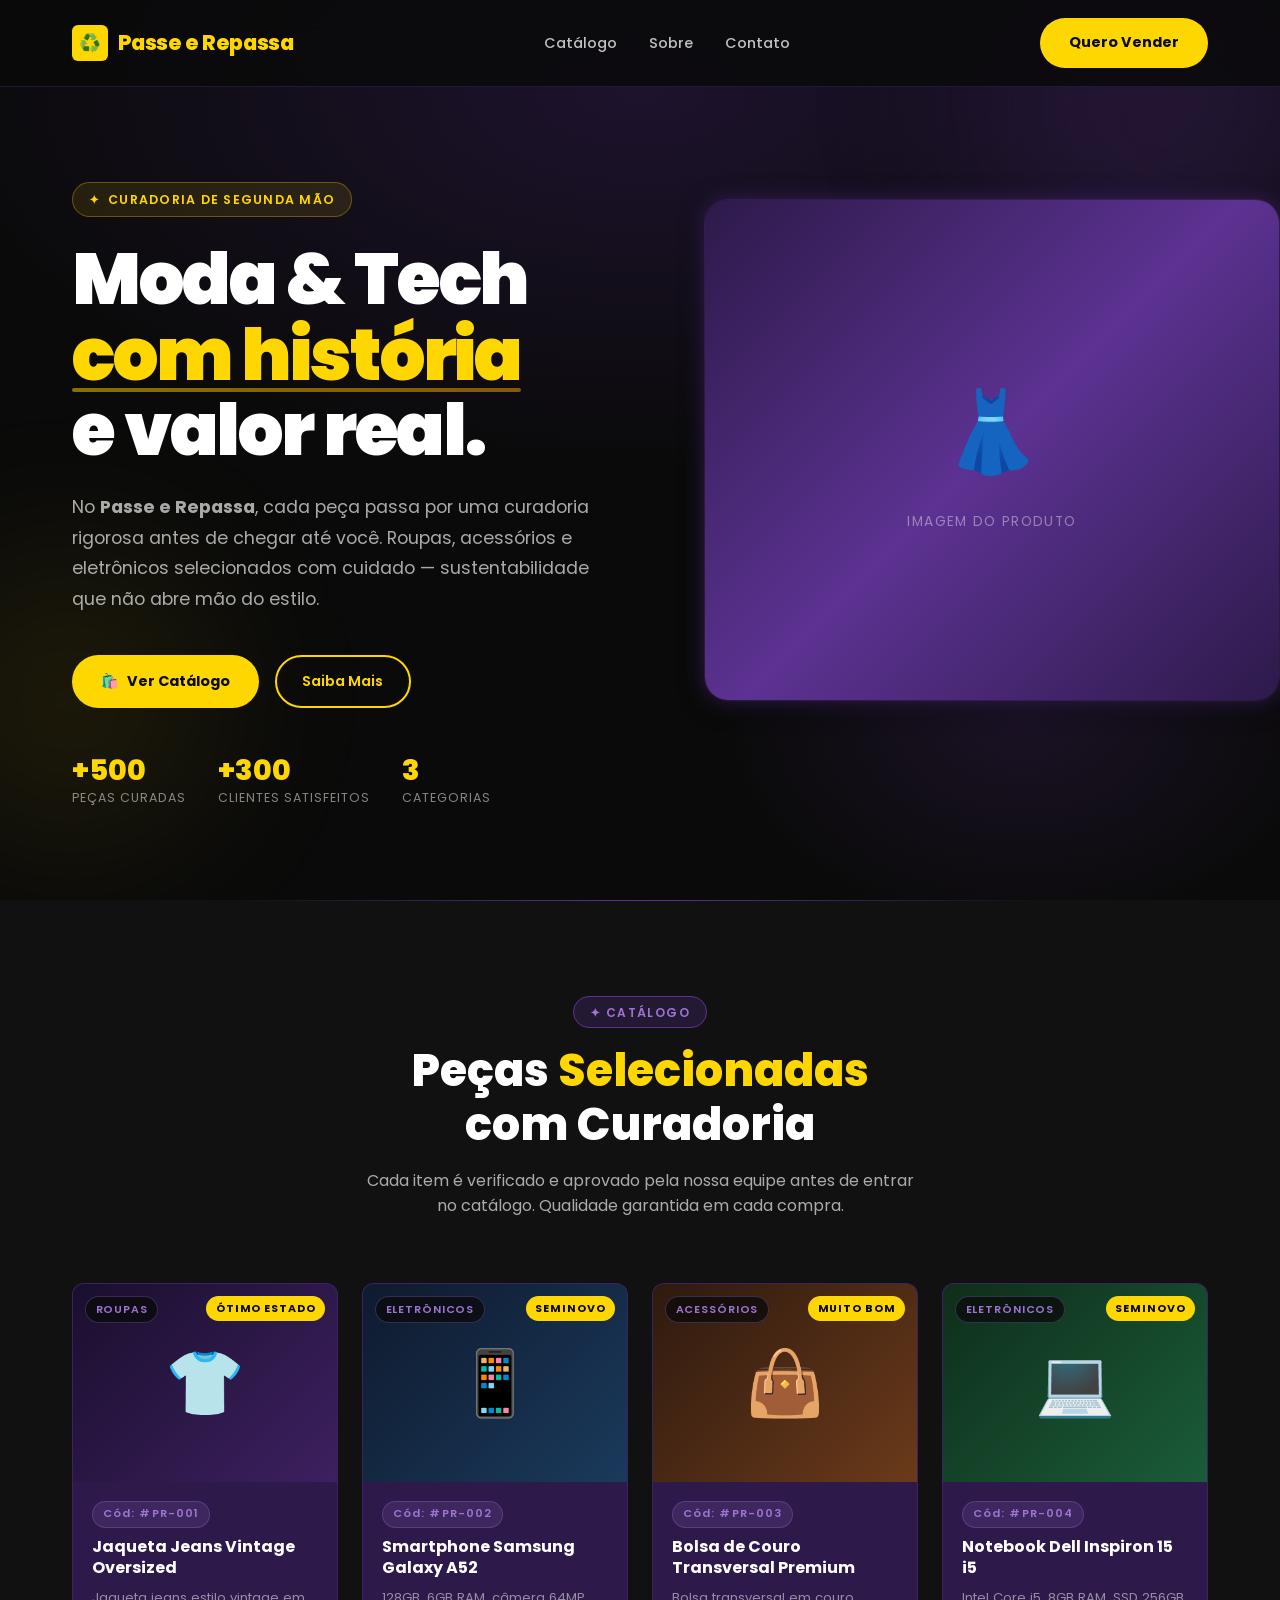
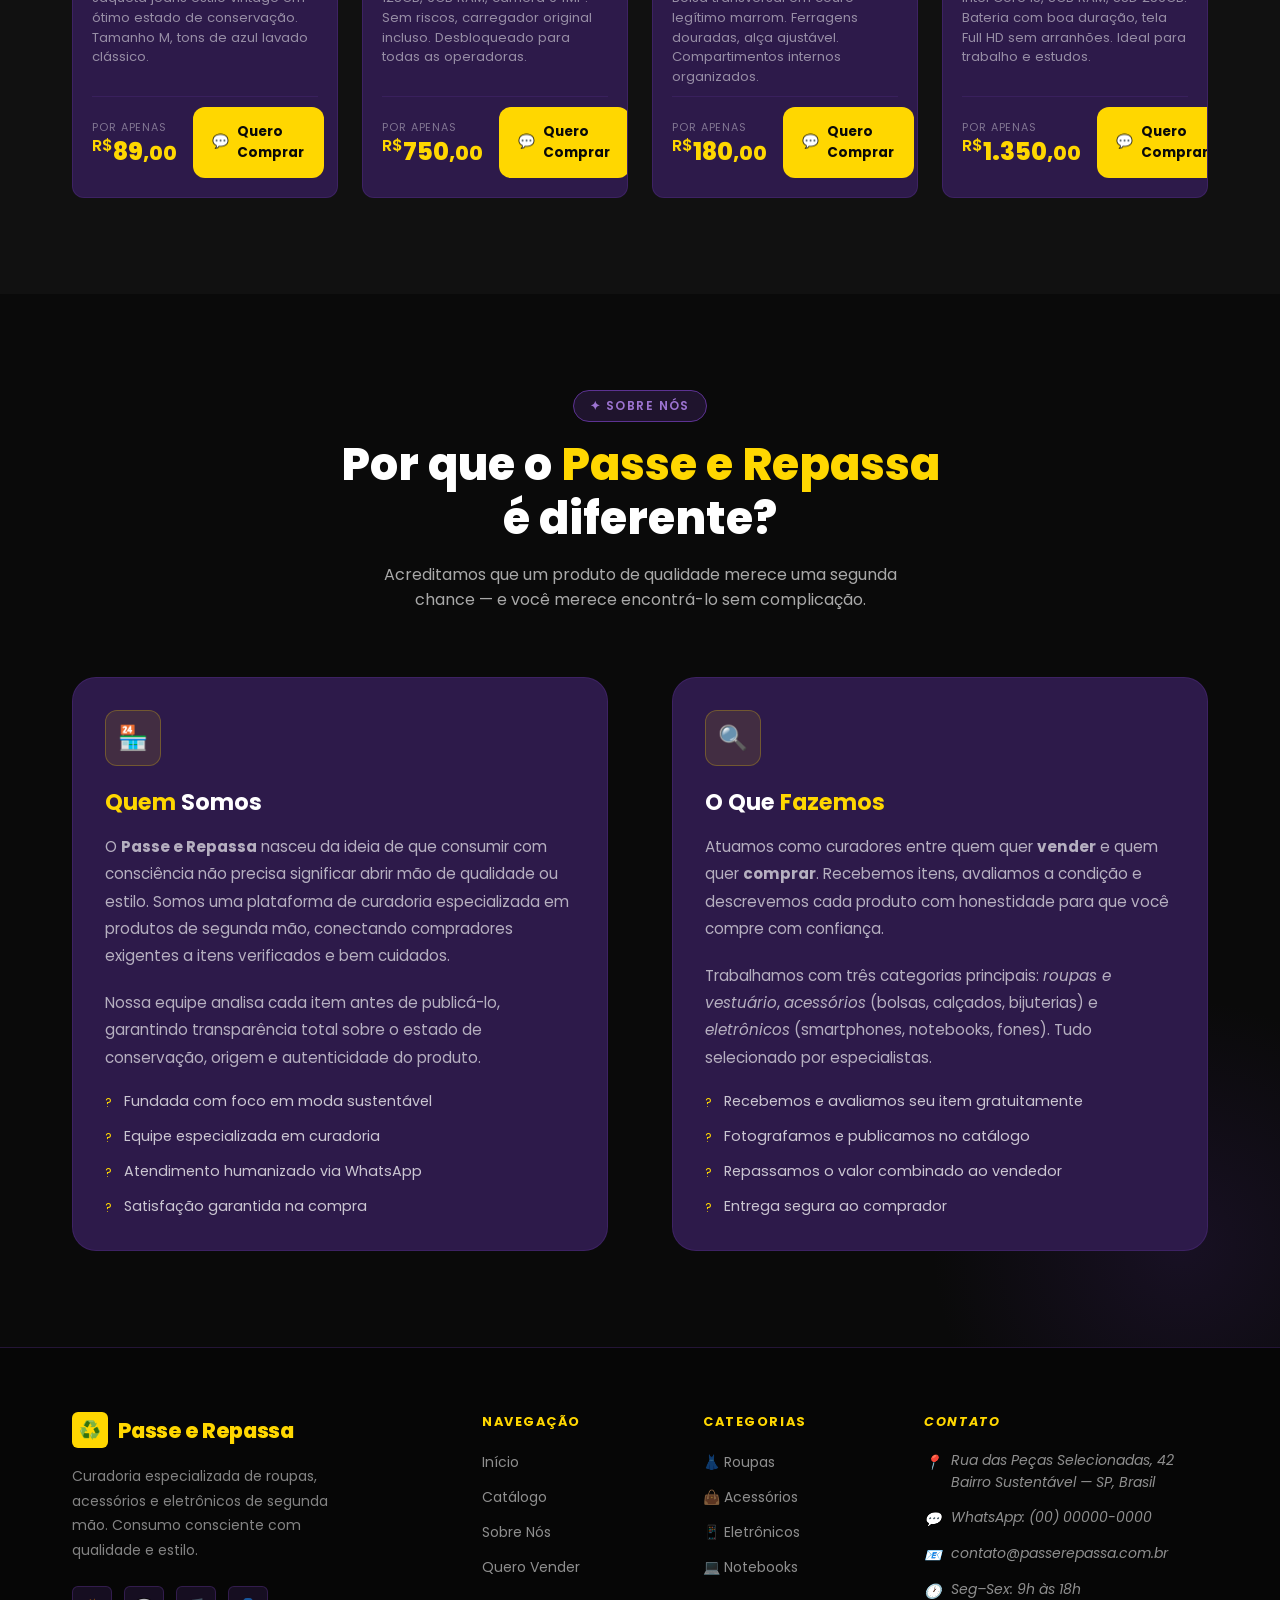
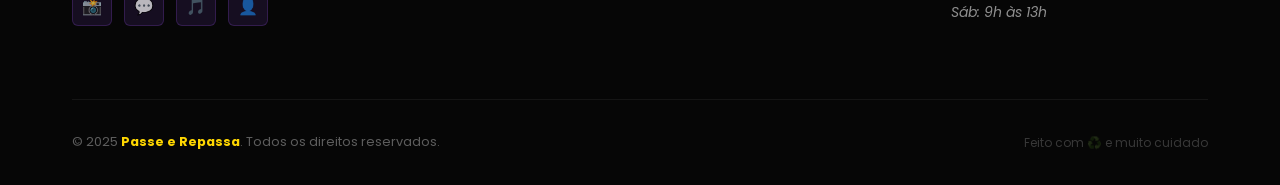
<file: index.html>
<!DOCTYPE html>
<html lang="pt-BR">
<head>
  <!-- ─────────────────────────────────────────
       META TAGS & SEO
       ───────────────────────────────────────── -->
  <meta charset="UTF-8" />
  <meta name="viewport" content="width=device-width, initial-scale=1.0" />
  <meta name="description" content="Passe e Repassa — curadoria especializada de roupas, acessórios e eletrônicos de segunda mão. Encontre peças únicas com qualidade garantida." />
  <meta name="keywords" content="segunda mão, brechó, curadoria, roupas usadas, eletrônicos usados, acessórios, sustentabilidade" />
  <meta name="author" content="Passe e Repassa" />

  <!-- Open Graph (compartilhamento em redes sociais) -->
  <meta property="og:title" content="Passe e Repassa — Curadoria de Segunda Mão" />
  <meta property="og:description" content="Roupas, acessórios e eletrônicos selecionados com cuidado para você." />
  <meta property="og:type" content="website" />

  <title>Passe e Repassa — Curadoria de Segunda Mão</title>

  <!-- Favicon inline (emoji, sem arquivo externo necessário) -->
  <link rel="icon" href="data:image/svg+xml,<svg xmlns='http://www.w3.org/2000/svg' viewBox='0 0 100 100'><text y='.9em' font-size='90'>♻️</text></svg>" />

  <!-- Stylesheet principal -->
  <link rel="stylesheet" href="style.css" />
</head>

<body>

  <!-- ══════════════════════════════════════════
       HEADER / NAVBAR
       Fixo no topo. Contém: logo, links de
       navegação e botão "Quero Vender".
       Menu mobile controlado por JS no final.
       ══════════════════════════════════════════ -->
  <header id="header" role="banner">
    <nav class="navbar container" aria-label="Navegação principal">

      <!-- Logo -->
      <a href="#hero" class="navbar__logo" aria-label="Ir para o início">
        <span class="navbar__logo-icon" aria-hidden="true">♻️</span>
        <span>Passe e <span>Repassa</span></span>
      </a>

      <!-- Links de navegação (desktop) -->
      <ul class="navbar__links" role="list">
        <li><a href="#catalogo" id="nav-catalogo">Catálogo</a></li>
        <li><a href="#sobre"    id="nav-sobre">Sobre</a></li>
        <li><a href="#contato"  id="nav-contato">Contato</a></li>
      </ul>

      <!-- Ações: botão CTA + hamburguer (mobile) -->
      <div class="navbar__actions">
        <!-- Botão "Quero Vender" — link para WhatsApp futuramente -->
        <a
          href="https://wa.me/5500000000000?text=Olá!%20Quero%20vender%20um%20item."
          target="_blank"
          rel="noopener noreferrer"
          class="btn-primary"
          id="btn-quero-vender"
          aria-label="Quero vender um item via WhatsApp"
        >
          Quero Vender
        </a>

        <!-- Botão hamburguer (visível apenas no mobile) -->
        <button
          class="navbar__hamburger"
          id="hamburger-btn"
          aria-label="Abrir menu de navegação"
          aria-expanded="false"
          aria-controls="mobile-menu"
        >
          <span></span>
          <span></span>
          <span></span>
        </button>
      </div>
    </nav>

    <!-- Menu mobile expansível -->
    <nav
      class="navbar__mobile-menu container"
      id="mobile-menu"
      aria-label="Menu mobile"
      aria-hidden="true"
    >
      <ul role="list">
        <li><a href="#catalogo" class="mobile-nav-link">Catálogo</a></li>
        <li><a href="#sobre"    class="mobile-nav-link">Sobre</a></li>
        <li><a href="#contato"  class="mobile-nav-link">Contato</a></li>
      </ul>
    </nav>
  </header>


  <!-- ══════════════════════════════════════════
       MAIN — conteúdo principal da página
       ══════════════════════════════════════════ -->
  <main id="main-content">

    <!-- ──────────────────────────────────────
         SEÇÃO 1 — HERO
         Título de impacto, subtítulo e CTA.
         ────────────────────────────────────── -->
    <section id="hero" aria-labelledby="hero-title">

      <!-- Fundo decorativo (não interativo) -->
      <div class="hero__bg" aria-hidden="true"></div>
      <div class="hero__orb hero__orb--1" aria-hidden="true"></div>
      <div class="hero__orb hero__orb--2" aria-hidden="true"></div>

      <!-- Conteúdo principal do hero -->
      <div class="container">
        <div class="hero__content">

          <!-- Eyebrow / pré-título -->
          <p class="hero__eyebrow" aria-label="Curadoria de segunda mão">
            <span aria-hidden="true">✦</span>
            Curadoria de Segunda Mão
          </p>

          <!-- Título principal (H1 — único na página) -->
          <h1 class="hero__title" id="hero-title">
            Moda &amp; Tech<br />
            <span class="highlight">com história</span><br />
            e valor real.
          </h1>

          <!-- Subtítulo explicando o modelo de curadoria -->
          <p class="hero__subtitle">
            No <strong>Passe e Repassa</strong>, cada peça passa por uma curadoria
            rigorosa antes de chegar até você. Roupas, acessórios e eletrônicos
            selecionados com cuidado — sustentabilidade que não abre mão do estilo.
          </p>

          <!-- Call to Action -->
          <div class="hero__cta">
            <a href="#catalogo" class="btn-primary" id="btn-hero-catalogo">
              <span aria-hidden="true">🛍️</span>
              Ver Catálogo
            </a>
            <a href="#sobre" class="btn-outline" id="btn-hero-saiba-mais">
              Saiba Mais
            </a>
          </div>

          <!-- Estatísticas rápidas -->
          <div class="hero__stats" aria-label="Números do Passe e Repassa">
            <div class="hero__stat-item">
              <span class="hero__stat-number">+500</span>
              <span class="hero__stat-label">Peças Curadas</span>
            </div>
            <div class="hero__stat-item">
              <span class="hero__stat-number">+300</span>
              <span class="hero__stat-label">Clientes Satisfeitos</span>
            </div>
            <div class="hero__stat-item">
              <span class="hero__stat-number">3</span>
              <span class="hero__stat-label">Categorias</span>
            </div>
          </div>
        </div>
      </div>

      <!-- Imagem decorativa (lado direito, visível em desktop) -->
      <div class="hero__visual" aria-hidden="true">
        <div class="hero__image-frame">
          <!-- Placeholder visual enquanto imagem real não é inserida -->
          <div style="
            width: 100%;
            height: 500px;
            background: linear-gradient(135deg, #2D1A4A 0%, #5C3292 50%, #2D1A4A 100%);
            display: flex;
            flex-direction: column;
            align-items: center;
            justify-content: center;
            gap: 1rem;
          ">
            <span style="font-size: 5rem;">👗</span>
            <span style="color: rgba(255,255,255,0.4); font-size: 0.85rem; letter-spacing: 0.1em; text-transform: uppercase;">Imagem do Produto</span>
          </div>
        </div>
      </div>
    </section>


    <!-- ──────────────────────────────────────
         SEÇÃO 2 — CATÁLOGO DE PRODUTOS
         Grid de 4 cards com informações completas.
         O botão "Quero Comprar" será linkado ao
         WhatsApp futuramente (href="#").
         ────────────────────────────────────── -->
    <section id="catalogo" aria-labelledby="catalogo-title">
      <div class="container">

        <!-- Cabeçalho da seção -->
        <header class="catalogo__header">
          <p class="section-badge" aria-label="Seção de catálogo">✦ Catálogo</p>
          <h2 class="section-title" id="catalogo-title">
            Peças <span>Selecionadas</span><br />
            com Curadoria
          </h2>
          <p class="section-subtitle">
            Cada item é verificado e aprovado pela nossa equipe antes de entrar no catálogo.
            Qualidade garantida em cada compra.
          </p>
        </header>

        <!-- Grid de produtos -->
        <div class="catalogo__grid" role="list" aria-label="Produtos disponíveis">

          <!-- ── CARD 1 — Jaqueta Vintage ── -->
          <article class="product-card" role="listitem" aria-label="Produto: Jaqueta Jeans Vintage">
            <!-- Imagem do produto -->
            <div class="product-card__image-wrap">
              <!-- Placeholder — substitua src pela URL da imagem real -->
              <div style="
                width: 100%; height: 100%;
                background: linear-gradient(135deg, #1a0f2e 0%, #3d2060 100%);
                display: flex; align-items: center; justify-content: center;
                font-size: 4rem;
              " role="img" aria-label="Jaqueta Jeans Vintage">👕</div>
              <!-- Badge de categoria -->
              <span class="product-card__category" aria-label="Categoria: Roupas">Roupas</span>
              <!-- Badge de condição -->
              <span class="product-card__condition" aria-label="Condição: Ótimo estado">Ótimo estado</span>
            </div>

            <!-- Informações do produto -->
            <div class="product-card__body">
              <!-- Código de identificação -->
              <span class="product-card__code" aria-label="Código do produto PR-001">Cód: #PR-001</span>
              <!-- Título -->
              <h3 class="product-card__title">Jaqueta Jeans Vintage Oversized</h3>
              <!-- Descrição curta -->
              <p class="product-card__desc">
                Jaqueta jeans estilo vintage em ótimo estado de conservação.
                Tamanho M, tons de azul lavado clássico.
              </p>

              <!-- Preço e botão -->
              <div class="product-card__footer">
                <div class="product-card__price">
                  <span class="product-card__price-label">Por apenas</span>
                  <span class="product-card__price-value" aria-label="R$ 89,00">
                    <span class="currency">R$</span>89<small>,00</small>
                  </span>
                </div>
                <!-- Link futuro para WhatsApp: substitua href pela URL com mensagem pré-preenchida -->
                <a
                  href="https://wa.me/5500000000000?text=Olá!%20Tenho%20interesse%20no%20item%20%23PR-001%20(Jaqueta%20Jeans%20Vintage)."
                  target="_blank"
                  rel="noopener noreferrer"
                  class="btn-whatsapp"
                  id="btn-comprar-pr001"
                  aria-label="Quero comprar a Jaqueta Jeans Vintage via WhatsApp"
                >
                  <span aria-hidden="true">💬</span> Quero Comprar
                </a>
              </div>
            </div>
          </article>


          <!-- ── CARD 2 — Smartphone ── -->
          <article class="product-card" role="listitem" aria-label="Produto: Smartphone Samsung Galaxy A52">
            <div class="product-card__image-wrap">
              <div style="
                width: 100%; height: 100%;
                background: linear-gradient(135deg, #0f1a2e 0%, #1a3a5c 100%);
                display: flex; align-items: center; justify-content: center;
                font-size: 4rem;
              " role="img" aria-label="Smartphone Samsung Galaxy A52">📱</div>
              <span class="product-card__category" aria-label="Categoria: Eletrônicos">Eletrônicos</span>
              <span class="product-card__condition" aria-label="Condição: Seminovo">Seminovo</span>
            </div>

            <div class="product-card__body">
              <span class="product-card__code" aria-label="Código do produto PR-002">Cód: #PR-002</span>
              <h3 class="product-card__title">Smartphone Samsung Galaxy A52</h3>
              <p class="product-card__desc">
                128GB, 6GB RAM, câmera 64MP. Sem riscos, carregador original incluso.
                Desbloqueado para todas as operadoras.
              </p>

              <div class="product-card__footer">
                <div class="product-card__price">
                  <span class="product-card__price-label">Por apenas</span>
                  <span class="product-card__price-value" aria-label="R$ 750,00">
                    <span class="currency">R$</span>750<small>,00</small>
                  </span>
                </div>
                <a
                  href="https://wa.me/5500000000000?text=Olá!%20Tenho%20interesse%20no%20item%20%23PR-002%20(Samsung%20Galaxy%20A52)."
                  target="_blank"
                  rel="noopener noreferrer"
                  class="btn-whatsapp"
                  id="btn-comprar-pr002"
                  aria-label="Quero comprar o Samsung Galaxy A52 via WhatsApp"
                >
                  <span aria-hidden="true">💬</span> Quero Comprar
                </a>
              </div>
            </div>
          </article>


          <!-- ── CARD 3 — Bolsa de Couro ── -->
          <article class="product-card" role="listitem" aria-label="Produto: Bolsa de Couro Transversal">
            <div class="product-card__image-wrap">
              <div style="
                width: 100%; height: 100%;
                background: linear-gradient(135deg, #2e1a0f 0%, #6b3a1a 100%);
                display: flex; align-items: center; justify-content: center;
                font-size: 4rem;
              " role="img" aria-label="Bolsa de Couro Transversal">👜</div>
              <span class="product-card__category" aria-label="Categoria: Acessórios">Acessórios</span>
              <span class="product-card__condition" aria-label="Condição: Muito bom">Muito bom</span>
            </div>

            <div class="product-card__body">
              <span class="product-card__code" aria-label="Código do produto PR-003">Cód: #PR-003</span>
              <h3 class="product-card__title">Bolsa de Couro Transversal Premium</h3>
              <p class="product-card__desc">
                Bolsa transversal em couro legítimo marrom. Ferragens douradas,
                alça ajustável. Compartimentos internos organizados.
              </p>

              <div class="product-card__footer">
                <div class="product-card__price">
                  <span class="product-card__price-label">Por apenas</span>
                  <span class="product-card__price-value" aria-label="R$ 180,00">
                    <span class="currency">R$</span>180<small>,00</small>
                  </span>
                </div>
                <a
                  href="https://wa.me/5500000000000?text=Olá!%20Tenho%20interesse%20no%20item%20%23PR-003%20(Bolsa%20de%20Couro%20Transversal)."
                  target="_blank"
                  rel="noopener noreferrer"
                  class="btn-whatsapp"
                  id="btn-comprar-pr003"
                  aria-label="Quero comprar a Bolsa de Couro via WhatsApp"
                >
                  <span aria-hidden="true">💬</span> Quero Comprar
                </a>
              </div>
            </div>
          </article>


          <!-- ── CARD 4 — Notebook ── -->
          <article class="product-card" role="listitem" aria-label="Produto: Notebook Dell Inspiron 15">
            <div class="product-card__image-wrap">
              <div style="
                width: 100%; height: 100%;
                background: linear-gradient(135deg, #0f2e1a 0%, #1a5c3a 100%);
                display: flex; align-items: center; justify-content: center;
                font-size: 4rem;
              " role="img" aria-label="Notebook Dell Inspiron 15">💻</div>
              <span class="product-card__category" aria-label="Categoria: Eletrônicos">Eletrônicos</span>
              <span class="product-card__condition" aria-label="Condição: Seminovo">Seminovo</span>
            </div>

            <div class="product-card__body">
              <span class="product-card__code" aria-label="Código do produto PR-004">Cód: #PR-004</span>
              <h3 class="product-card__title">Notebook Dell Inspiron 15 i5</h3>
              <p class="product-card__desc">
                Intel Core i5, 8GB RAM, SSD 256GB. Bateria com boa duração,
                tela Full HD sem arranhões. Ideal para trabalho e estudos.
              </p>

              <div class="product-card__footer">
                <div class="product-card__price">
                  <span class="product-card__price-label">Por apenas</span>
                  <span class="product-card__price-value" aria-label="R$ 1.350,00">
                    <span class="currency">R$</span>1.350<small>,00</small>
                  </span>
                </div>
                <a
                  href="https://wa.me/5500000000000?text=Olá!%20Tenho%20interesse%20no%20item%20%23PR-004%20(Notebook%20Dell%20Inspiron%2015)."
                  target="_blank"
                  rel="noopener noreferrer"
                  class="btn-whatsapp"
                  id="btn-comprar-pr004"
                  aria-label="Quero comprar o Notebook Dell via WhatsApp"
                >
                  <span aria-hidden="true">💬</span> Quero Comprar
                </a>
              </div>
            </div>
          </article>

        </div><!-- /catalogo__grid -->
      </div><!-- /container -->
    </section>


    <!-- ──────────────────────────────────────
         SEÇÃO 3 — SOBRE A EMPRESA
         Duas colunas: "Quem Somos" e "O Que Fazemos".
         ────────────────────────────────────── -->
    <section id="sobre" aria-labelledby="sobre-title">
      <div class="container">

        <!-- Cabeçalho centralizado -->
        <header style="text-align: center; margin-bottom: var(--spacing-lg);">
          <p class="section-badge">✦ Sobre Nós</p>
          <h2 class="section-title" id="sobre-title">
            Por que o <span>Passe e Repassa</span><br />
            é diferente?
          </h2>
          <p class="section-subtitle" style="margin-inline: auto;">
            Acreditamos que um produto de qualidade merece uma segunda chance —
            e você merece encontrá-lo sem complicação.
          </p>
        </header>

        <!-- Grid de duas colunas -->
        <div class="sobre__grid">

          <!-- Coluna 1: Quem Somos -->
          <article class="sobre__col" aria-labelledby="quem-somos-title">
            <div class="sobre__col-icon" aria-hidden="true">🏪</div>
            <h3 class="sobre__col-title" id="quem-somos-title">
              <span>Quem</span> Somos
            </h3>
            <p class="sobre__col-text">
              O <strong>Passe e Repassa</strong> nasceu da ideia de que consumir com
              consciência não precisa significar abrir mão de qualidade ou estilo.
              Somos uma plataforma de curadoria especializada em produtos de segunda mão,
              conectando compradores exigentes a itens verificados e bem cuidados.
            </p>
            <p class="sobre__col-text">
              Nossa equipe analisa cada item antes de publicá-lo, garantindo
              transparência total sobre o estado de conservação, origem e
              autenticidade do produto.
            </p>
            <ul class="sobre__list" aria-label="Diferenciais da empresa">
              <li class="sobre__list-item">Fundada com foco em moda sustentável</li>
              <li class="sobre__list-item">Equipe especializada em curadoria</li>
              <li class="sobre__list-item">Atendimento humanizado via WhatsApp</li>
              <li class="sobre__list-item">Satisfação garantida na compra</li>
            </ul>
          </article>

          <!-- Coluna 2: O Que Fazemos -->
          <article class="sobre__col" aria-labelledby="o-que-fazemos-title">
            <div class="sobre__col-icon" aria-hidden="true">🔍</div>
            <h3 class="sobre__col-title" id="o-que-fazemos-title">
              O Que <span>Fazemos</span>
            </h3>
            <p class="sobre__col-text">
              Atuamos como curadores entre quem quer <strong>vender</strong> e quem
              quer <strong>comprar</strong>. Recebemos itens, avaliamos a condição e
              descrevemos cada produto com honestidade para que você compre com confiança.
            </p>
            <p class="sobre__col-text">
              Trabalhamos com três categorias principais: <em>roupas e vestuário</em>,
              <em>acessórios</em> (bolsas, calçados, bijuterias) e
              <em>eletrônicos</em> (smartphones, notebooks, fones). Tudo selecionado
              por especialistas.
            </p>
            <ul class="sobre__list" aria-label="Processo de curadoria">
              <li class="sobre__list-item">Recebemos e avaliamos seu item gratuitamente</li>
              <li class="sobre__list-item">Fotografamos e publicamos no catálogo</li>
              <li class="sobre__list-item">Repassamos o valor combinado ao vendedor</li>
              <li class="sobre__list-item">Entrega segura ao comprador</li>
            </ul>
          </article>

        </div><!-- /sobre__grid -->
      </div><!-- /container -->
    </section>

  </main><!-- /main -->


  <!-- ══════════════════════════════════════════
       FOOTER
       Informações de contato, redes sociais,
       endereço e direitos autorais.
       ══════════════════════════════════════════ -->
  <footer id="footer" role="contentinfo" aria-label="Rodapé do site">
    <div class="container">

      <!-- Grid de colunas do footer -->
      <div class="footer__grid">

        <!-- Coluna 1: Marca / Sobre -->
        <div class="footer__brand">
          <!-- Logo repetida no footer -->
          <a href="#hero" class="navbar__logo" aria-label="Voltar ao início">
            <span class="navbar__logo-icon" aria-hidden="true">♻️</span>
            <span>Passe e <span>Repassa</span></span>
          </a>

          <p class="footer__brand-desc">
            Curadoria especializada de roupas, acessórios e eletrônicos de segunda mão.
            Consumo consciente com qualidade e estilo.
          </p>

          <!-- Redes Sociais -->
          <nav class="footer__socials" aria-label="Redes sociais">
            <a
              href="https://instagram.com"
              target="_blank"
              rel="noopener noreferrer"
              class="footer__social-link"
              id="social-instagram"
              aria-label="Instagram do Passe e Repassa"
            >📸</a>
            <a
              href="https://wa.me/5500000000000"
              target="_blank"
              rel="noopener noreferrer"
              class="footer__social-link"
              id="social-whatsapp"
              aria-label="WhatsApp do Passe e Repassa"
            >💬</a>
            <a
              href="https://tiktok.com"
              target="_blank"
              rel="noopener noreferrer"
              class="footer__social-link"
              id="social-tiktok"
              aria-label="TikTok do Passe e Repassa"
            >🎵</a>
            <a
              href="https://facebook.com"
              target="_blank"
              rel="noopener noreferrer"
              class="footer__social-link"
              id="social-facebook"
              aria-label="Facebook do Passe e Repassa"
            >👤</a>
          </nav>
        </div><!-- /footer__brand -->


        <!-- Coluna 2: Navegação rápida -->
        <nav aria-label="Links rápidos">
          <h4 class="footer__col-title">Navegação</h4>
          <ul class="footer__links" role="list">
            <li><a href="#hero">Início</a></li>
            <li><a href="#catalogo">Catálogo</a></li>
            <li><a href="#sobre">Sobre Nós</a></li>
            <li>
              <a
                href="https://wa.me/5500000000000?text=Olá!%20Quero%20vender%20um%20item."
                target="_blank"
                rel="noopener noreferrer"
              >Quero Vender</a>
            </li>
          </ul>
        </nav>


        <!-- Coluna 3: Categorias -->
        <nav aria-label="Categorias do catálogo">
          <h4 class="footer__col-title">Categorias</h4>
          <ul class="footer__links" role="list">
            <li><a href="#catalogo">👗 Roupas</a></li>
            <li><a href="#catalogo">👜 Acessórios</a></li>
            <li><a href="#catalogo">📱 Eletrônicos</a></li>
            <li><a href="#catalogo">💻 Notebooks</a></li>
          </ul>
        </nav>


        <!-- Coluna 4: Contato -->
        <address id="contato" aria-label="Informações de contato">
          <h4 class="footer__col-title">Contato</h4>

          <div class="footer__contact-item">
            <span class="footer__contact-icon" aria-hidden="true">📍</span>
            <span>Rua das Peças Selecionadas, 42<br />Bairro Sustentável — SP, Brasil</span>
          </div>

          <div class="footer__contact-item">
            <span class="footer__contact-icon" aria-hidden="true">💬</span>
            <a href="https://wa.me/5500000000000" target="_blank" rel="noopener noreferrer">
              WhatsApp: (00) 00000-0000
            </a>
          </div>

          <div class="footer__contact-item">
            <span class="footer__contact-icon" aria-hidden="true">📧</span>
            <a href="mailto:contato@passerepassa.com.br">
              contato@passerepassa.com.br
            </a>
          </div>

          <div class="footer__contact-item">
            <span class="footer__contact-icon" aria-hidden="true">🕐</span>
            <span>Seg–Sex: 9h às 18h<br />Sáb: 9h às 13h</span>
          </div>
        </address>

      </div><!-- /footer__grid -->


      <!-- Linha inferior: copyright e crédito -->
      <div class="footer__bottom">
        <p class="footer__copyright">
          &copy; <time datetime="2025">2025</time>
          <strong>Passe e Repassa</strong>. Todos os direitos reservados.
        </p>
        <p class="footer__made-with">
          Feito com ♻️ e muito cuidado
        </p>
      </div>

    </div><!-- /container -->
  </footer>


  <!-- ──────────────────────────────────────────
       JAVASCRIPT
       Controle do menu hamburguer mobile.
       Nenhuma dependência externa necessária.
       ────────────────────────────────────────── -->
  <script>
    (function () {
      'use strict';

      /* ── Menu hamburguer (mobile) ── */
      const hamburgerBtn = document.getElementById('hamburger-btn');
      const mobileMenu   = document.getElementById('mobile-menu');

      if (hamburgerBtn && mobileMenu) {
        hamburgerBtn.addEventListener('click', function () {
          const isOpen = mobileMenu.classList.toggle('is-open');
          hamburgerBtn.classList.toggle('is-open', isOpen);
          hamburgerBtn.setAttribute('aria-expanded', String(isOpen));
          mobileMenu.setAttribute('aria-hidden', String(!isOpen));
        });

        /* Fecha o menu ao clicar em qualquer link mobile */
        document.querySelectorAll('.mobile-nav-link').forEach(function (link) {
          link.addEventListener('click', function () {
            mobileMenu.classList.remove('is-open');
            hamburgerBtn.classList.remove('is-open');
            hamburgerBtn.setAttribute('aria-expanded', 'false');
            mobileMenu.setAttribute('aria-hidden', 'true');
          });
        });

        /* Fecha o menu ao clicar fora dele */
        document.addEventListener('click', function (event) {
          const clickedInside = hamburgerBtn.contains(event.target) || mobileMenu.contains(event.target);
          if (!clickedInside && mobileMenu.classList.contains('is-open')) {
            mobileMenu.classList.remove('is-open');
            hamburgerBtn.classList.remove('is-open');
            hamburgerBtn.setAttribute('aria-expanded', 'false');
            mobileMenu.setAttribute('aria-hidden', 'true');
          }
        });
      }

      /* ── Header: adiciona classe ao rolar para aumentar opacidade ── */
      const header = document.getElementById('header');
      if (header) {
        window.addEventListener('scroll', function () {
          if (window.scrollY > 40) {
            header.style.background = 'rgba(10, 10, 10, 0.97)';
            header.style.borderBottomColor = 'rgba(92, 50, 146, 0.5)';
          } else {
            header.style.background = 'rgba(10, 10, 10, 0.85)';
            header.style.borderBottomColor = 'rgba(92, 50, 146, 0.3)';
          }
        }, { passive: true });
      }

    })();
  </script>

</body>
</html>
</file>
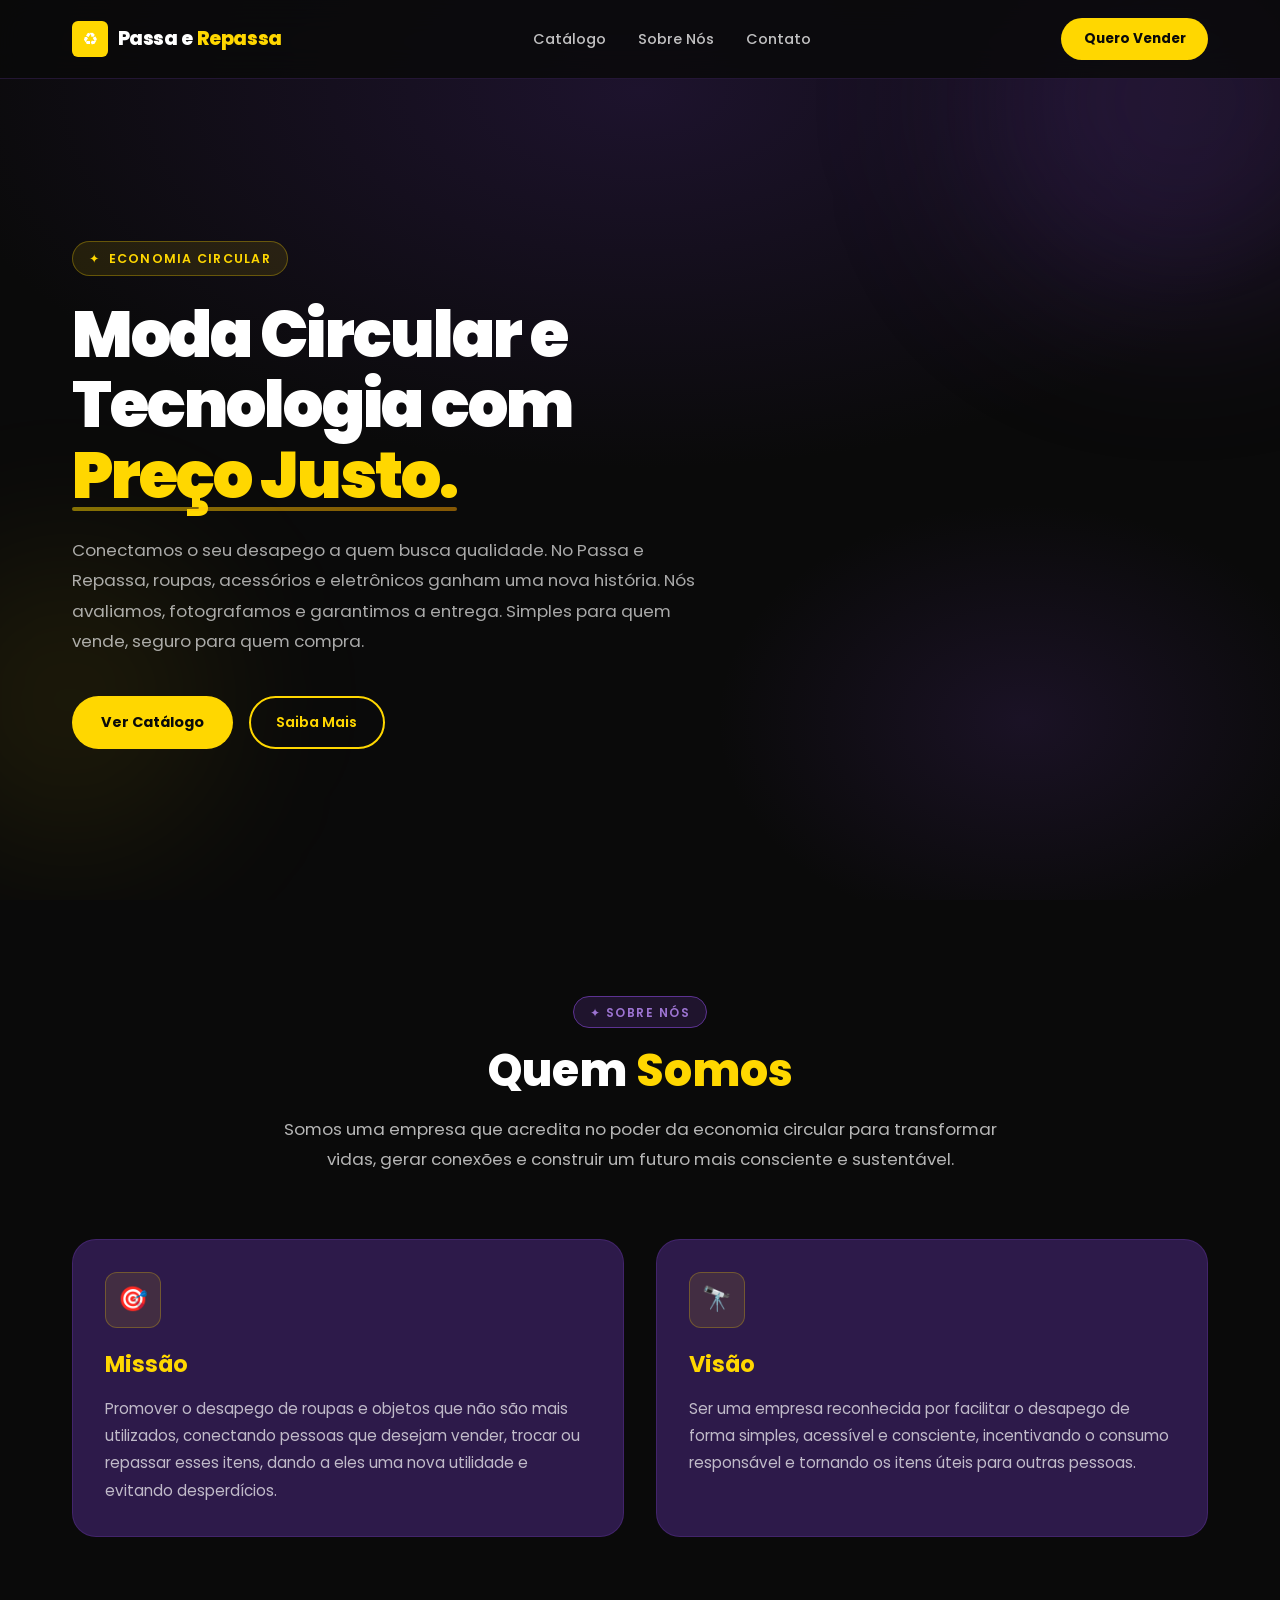
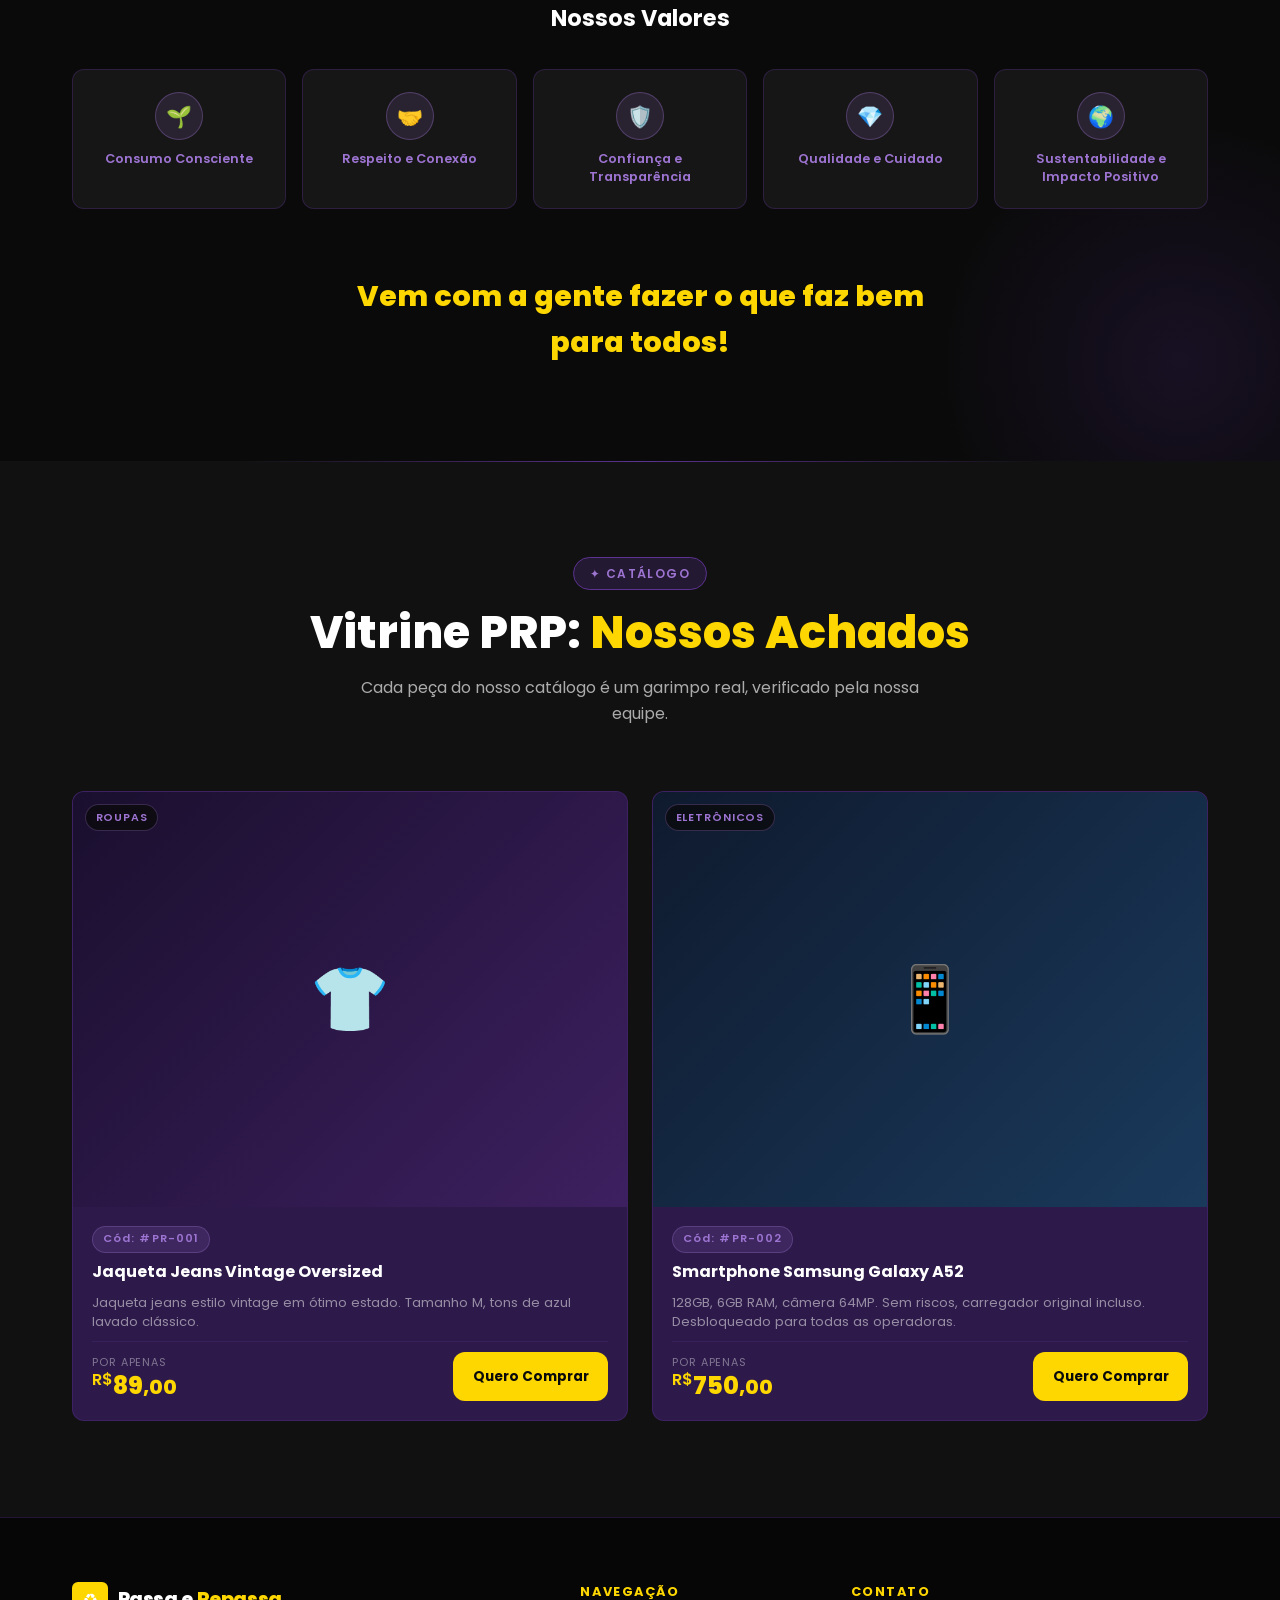
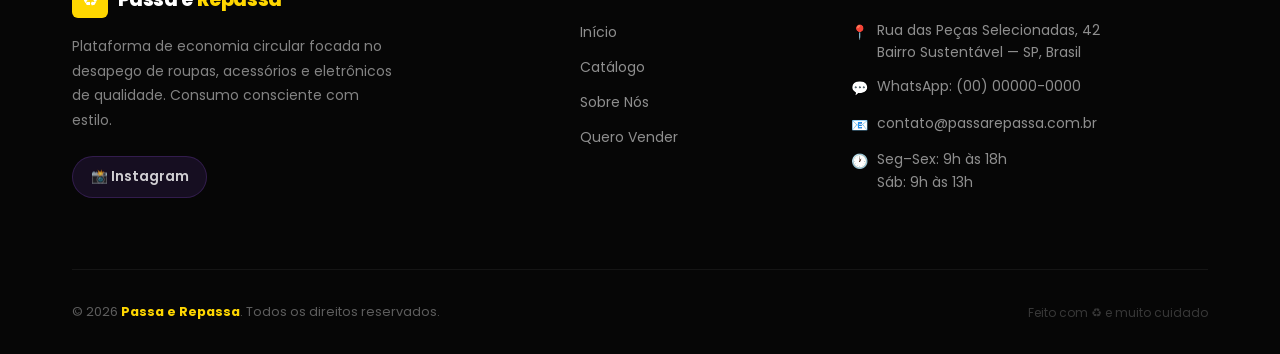
<file: front-end/index.html>
<!DOCTYPE html>
<html lang="pt-BR">

<head>
  <meta charset="UTF-8" />
  <meta name="viewport" content="width=device-width, initial-scale=1.0" />
  <meta name="description"
    content="Passa e Repassa — plataforma de economia circular. Roupas, acessórios e eletrônicos de qualidade com avaliação, fotografia e entrega garantida." />
  <meta name="keywords"
    content="economia circular, segunda mão, desapego, roupas, acessórios, eletrônicos, sustentabilidade, brechó online" />
  <meta name="author" content="Passa e Repassa" />

  <meta property="og:title" content="Passa e Repassa — Economia Circular com Preço Justo" />
  <meta property="og:description"
    content="Conectamos o seu desapego a quem busca qualidade. Roupas, acessórios e eletrônicos ganham uma nova história." />
  <meta property="og:type" content="website" />

  <title>Passa e Repassa — Moda Circular e Tecnologia com Preço Justo</title>

  <link rel="icon"
    href="data:image/svg+xml,<svg xmlns='http://www.w3.org/2000/svg' viewBox='0 0 100 100'><text y='.9em' font-size='90'>♻️</text></svg>" />

  <link rel="preconnect" href="https://fonts.googleapis.com" />
  <link rel="preconnect" href="https://fonts.gstatic.com" crossorigin />
  <link href="https://fonts.googleapis.com/css2?family=Poppins:wght@300;400;500;600;700;800;900&display=swap"
    rel="stylesheet" />

  <link rel="stylesheet" href="css/style.css">
</head>

<body>

  <!-- ══════════════════════════════════════════
       HEADER / NAVBAR
       ══════════════════════════════════════════ -->
  <header id="header" role="banner">
    <nav class="navbar container" aria-label="Navegação principal">

      <a href="#hero" class="navbar__logo" aria-label="Passa e Repassa — ir para o início">
        <span class="navbar__logo-icon" aria-hidden="true">♻️</span>
        <span>Passa e <span class="navbar__logo-highlight">Repassa</span></span>
      </a>

      <ul class="navbar__links" role="list">
        <li><a href="#catalogo">Catálogo</a></li>
        <li><a href="#sobre">Sobre Nós</a></li>
        <li><a href="#contato">Contato</a></li>
      </ul>

      <div class="navbar__actions">
        <a href="https://wa.me/5511973812346?text=Olá!%20Quero%20vender%20um%20item%20no%20Passa%20e%20Repassa."
          target="_blank" rel="noopener noreferrer" class="btn-primary navbar__cta">
          Quero Vender
        </a>

        <button class="navbar__hamburger" id="hamburger-btn" aria-label="Abrir menu de navegação" aria-expanded="false"
          aria-controls="mobile-menu">
          <span></span>
          <span></span>
          <span></span>
        </button>
      </div>
    </nav>

    <nav class="navbar__mobile-menu container" id="mobile-menu" aria-label="Menu mobile" aria-hidden="true">
      <ul role="list">
        <li><a href="#catalogo" class="mobile-nav-link">Catálogo</a></li>
        <li><a href="#sobre" class="mobile-nav-link">Sobre Nós</a></li>
        <li><a href="#contato" class="mobile-nav-link">Contato</a></li>
        <li>
          <a href="https://wa.me/5511973812346?text=Olá!%20Quero%20vender%20um%20item%20no%20Passa%20e%20Repassa."
            target="_blank" rel="noopener noreferrer" class="btn-primary mobile-nav-cta">
            Quero Vender
          </a>
        </li>
      </ul>
    </nav>
  </header>


  <!-- ══════════════════════════════════════════
       MAIN
       ══════════════════════════════════════════ -->
  <main id="main-content">

    <!-- ──────────────────────────────────────
         HERO
         ────────────────────────────────────── -->
    <section id="hero" aria-labelledby="hero-title">
      <div class="hero__bg" aria-hidden="true"></div>
      <div class="hero__orb hero__orb--1" aria-hidden="true"></div>
      <div class="hero__orb hero__orb--2" aria-hidden="true"></div>

      <div class="container">
        <div class="hero__content">
          <p class="hero__eyebrow">
            <span aria-hidden="true">✦</span>
            Economia Circular
          </p>

          <h1 class="hero__title" id="hero-title">
            Moda Circular e Tecnologia com <span class="highlight">Preço Justo.</span>
          </h1>

          <p class="hero__subtitle">
            Conectamos o seu desapego a quem busca qualidade. No Passa e Repassa, roupas,
            acessórios e eletrônicos ganham uma nova história. Nós avaliamos, fotografamos e
            garantimos a entrega. Simples para quem vende, seguro para quem compra.
          </p>

          <div class="hero__cta">
            <a href="#catalogo" class="btn-primary">Ver Catálogo</a>
            <a href="#sobre" class="btn-outline">Saiba Mais</a>
          </div>
        </div>
      </div>
    </section>


    <!-- ──────────────────────────────────────
         QUEM SOMOS
         ────────────────────────────────────── -->
    <section id="sobre" aria-labelledby="sobre-title">
      <div class="container">

        <header class="section-header">
          <p class="section-badge">✦ Sobre Nós</p>
          <h2 class="section-title" id="sobre-title">Quem <span>Somos</span></h2>
          <p class="section-lead">
            Somos uma empresa que acredita no poder da economia circular para transformar vidas,
            gerar conexões e construir um futuro mais consciente e sustentável.
          </p>
        </header>

        <div class="sobre__mission-grid">

          <article class="sobre__card">
            <div class="sobre__card-icon" aria-hidden="true">🎯</div>
            <h3 class="sobre__card-title">Missão</h3>
            <p class="sobre__card-text">
              Promover o desapego de roupas e objetos que não são mais utilizados, conectando
              pessoas que desejam vender, trocar ou repassar esses itens, dando a eles uma nova
              utilidade e evitando desperdícios.
            </p>
          </article>

          <article class="sobre__card">
            <div class="sobre__card-icon" aria-hidden="true">🔭</div>
            <h3 class="sobre__card-title">Visão</h3>
            <p class="sobre__card-text">
              Ser uma empresa reconhecida por facilitar o desapego de forma simples, acessível e
              consciente, incentivando o consumo responsável e tornando os itens úteis para
              outras pessoas.
            </p>
          </article>

        </div>

        <div class="sobre__values">
          <h3 class="sobre__values-title">Nossos Valores</h3>

          <ul class="values__grid" role="list">
            <li class="value__item">
              <span class="value__icon" aria-hidden="true">🌱</span>
              <span class="value__label">Consumo Consciente</span>
            </li>
            <li class="value__item">
              <span class="value__icon" aria-hidden="true">🤝</span>
              <span class="value__label">Respeito e Conexão</span>
            </li>
            <li class="value__item">
              <span class="value__icon" aria-hidden="true">🛡️</span>
              <span class="value__label">Confiança e Transparência</span>
            </li>
            <li class="value__item">
              <span class="value__icon" aria-hidden="true">💎</span>
              <span class="value__label">Qualidade e Cuidado</span>
            </li>
            <li class="value__item">
              <span class="value__icon" aria-hidden="true">🌍</span>
              <span class="value__label">Sustentabilidade e Impacto Positivo</span>
            </li>
          </ul>
        </div>

        <p class="sobre__closing">
          Vem com a gente fazer o que faz bem para todos!
        </p>

      </div>
    </section>


    <!-- ──────────────────────────────────────
         CATÁLOGO
         ────────────────────────────────────── -->
    <section id="catalogo" aria-labelledby="catalogo-title">
      <div class="container">

        <header class="section-header">
          <p class="section-badge">✦ Catálogo</p>
          <h2 class="section-title" id="catalogo-title">Vitrine PRP: <span>Nossos Achados</span></h2>
          <p class="section-subtitle">
            Cada peça do nosso catálogo é um garimpo real, verificado pela nossa equipe.
          </p>
        </header>

        <div class="catalogo__grid" id="catalogo-grid" role="list" aria-label="Produtos disponíveis">

          <!-- ── CARD 1 — Roupa ── -->
          <article class="product-card" role="listitem">
            <div class="product-card__image-wrap">
              <div class="product-card__placeholder product-card__placeholder--roupa" role="img"
                aria-label="Jaqueta Jeans Vintage Oversized">
                👕
              </div>
              <span class="product-card__category">Roupas</span>
            </div>

            <div class="product-card__body">
              <span class="product-card__code">Cód: #PR-001</span>
              <h3 class="product-card__title">Jaqueta Jeans Vintage Oversized</h3>
              <p class="product-card__desc">
                Jaqueta jeans estilo vintage em ótimo estado. Tamanho M, tons de azul lavado
                clássico.
              </p>

              <div class="product-card__footer">
                <div class="product-card__price">
                  <span class="product-card__price-label">Por apenas</span>
                  <span class="product-card__price-value">
                    <span class="currency">R$</span>89<small>,00</small>
                  </span>
                </div>
                <a href="https://wa.me/5511973812346?text=Olá!%20Tenho%20interesse%20no%20produto%20Cód:%20%23PR-001%20(Jaqueta%20Jeans%20Vintage)."
                  target="_blank" rel="noopener noreferrer" class="btn-whatsapp">
                  Quero Comprar
                </a>
              </div>
            </div>
          </article>


          <!-- ── CARD 2 — Eletrônico ── -->
          <article class="product-card" role="listitem">
            <div class="product-card__image-wrap">
              <div class="product-card__placeholder product-card__placeholder--eletronico" role="img"
                aria-label="Smartphone Samsung Galaxy A52">
                📱
              </div>
              <span class="product-card__category">Eletrônicos</span>
            </div>

            <div class="product-card__body">
              <span class="product-card__code">Cód: #PR-002</span>
              <h3 class="product-card__title">Smartphone Samsung Galaxy A52</h3>
              <p class="product-card__desc">
                128GB, 6GB RAM, câmera 64MP. Sem riscos, carregador original incluso.
                Desbloqueado para todas as operadoras.
              </p>

              <div class="product-card__footer">
                <div class="product-card__price">
                  <span class="product-card__price-label">Por apenas</span>
                  <span class="product-card__price-value">
                    <span class="currency">R$</span>750<small>,00</small>
                  </span>
                </div>
                <a href="https://wa.me/5511973812346?text=Olá!%20Tenho%20interesse%20no%20produto%20Cód:%20%23PR-002%20(Samsung%20Galaxy%20A52)."
                  target="_blank" rel="noopener noreferrer" class="btn-whatsapp">
                  Quero Comprar
                </a>
              </div>
            </div>
          </article>

        </div><!-- /#catalogo-grid -->

      </div>
    </section>

  </main>


  <!-- ══════════════════════════════════════════
       FOOTER
       ══════════════════════════════════════════ -->
  <footer id="footer" role="contentinfo">
    <div class="container">

      <div class="footer__grid">

        <div class="footer__brand">
          <a href="#hero" class="navbar__logo" aria-label="Passa e Repassa — voltar ao início">
            <span class="navbar__logo-icon" aria-hidden="true">♻️</span>
            <span>Passa e <span class="navbar__logo-highlight">Repassa</span></span>
          </a>

          <p class="footer__brand-desc">
            Plataforma de economia circular focada no desapego de roupas, acessórios e
            eletrônicos de qualidade. Consumo consciente com estilo.
          </p>

          <nav class="footer__socials" aria-label="Redes sociais">
            <a href="https://www.instagram.com/passarepassa.prp/" target="_blank" rel="noopener noreferrer"
              class="footer__social-link" aria-label="Instagram do Passa e Repassa">
              📸 Instagram
            </a>
          </nav>
        </div>

        <nav aria-label="Links rápidos">
          <h4 class="footer__col-title">Navegação</h4>
          <ul class="footer__links" role="list">
            <li><a href="#hero">Início</a></li>
            <li><a href="#catalogo">Catálogo</a></li>
            <li><a href="#sobre">Sobre Nós</a></li>
            <li>
              <a href="https://wa.me/5511973812346?text=Olá!%20Quero%20vender%20um%20item%20no%20Passa%20e%20Repassa."
                target="_blank" rel="noopener noreferrer">Quero Vender</a>
            </li>
          </ul>
        </nav>

        <address id="contato" class="footer__contact" aria-label="Informações de contato">
          <h4 class="footer__col-title">Contato</h4>

          <div class="footer__contact-item">
            <span class="footer__contact-icon" aria-hidden="true">📍</span>
            <span>Rua das Peças Selecionadas, 42<br />Bairro Sustentável — SP, Brasil</span>
          </div>

          <div class="footer__contact-item">
            <span class="footer__contact-icon" aria-hidden="true">💬</span>
            <a href="https://wa.me/5511973812346" target="_blank" rel="noopener noreferrer">
              WhatsApp: (00) 00000-0000
            </a>
          </div>

          <div class="footer__contact-item">
            <span class="footer__contact-icon" aria-hidden="true">📧</span>
            <a href="mailto:contato@passarepassa.com.br">contato@passarepassa.com.br</a>
          </div>

          <div class="footer__contact-item">
            <span class="footer__contact-icon" aria-hidden="true">🕐</span>
            <span>Seg–Sex: 9h às 18h<br />Sáb: 9h às 13h</span>
          </div>
        </address>

      </div><!-- /footer__grid -->

      <div class="footer__bottom">
        <p class="footer__copyright">
          &copy; <time datetime="2026">2026</time>
          <strong>Passa e Repassa</strong>. Todos os direitos reservados.
        </p>
        <p class="footer__made-with">Feito com ♻️ e muito cuidado</p>
      </div>

    </div>
  </footer>

  <script src="js/main.js"></script>

</body>

</html>
</file>
<file: style.css>
/* =====================================================
   PASSE E REPASSA � style.css
   Desenvolvido com abordagem mobile-first e CSS3 moderno.
   Usa CSS Custom Properties (vari�veis) para f�cil manuten��o.
   ===================================================== */

/* -----------------------------------------
   1. GOOGLE FONTS IMPORT
   ----------------------------------------- */
@import url('https://fonts.googleapis.com/css2?family=Poppins:wght@300;400;500;600;700;800;900&display=swap');

/* -----------------------------------------
   2. CSS CUSTOM PROPERTIES (VARI�VEIS)
   Altere as cores aqui para atualizar todo o site.
   ----------------------------------------- */
:root {
  /* Paleta de Fundos Dark */
  --color-bg-primary:    #0A0A0A;
  --color-bg-secondary:  #111111;
  --color-bg-card:       #2D1A4A;

  /* Paleta de Amarelos */
  --color-yellow-main:   #FFD700;
  --color-yellow-amber:  #FFA500;

  /* Paleta de Roxos */
  --color-purple-dark:   #2D1A4A;
  --color-purple-mid:    #5C3292;
  --color-purple-light:  #9D74D2;

  /* Tipografia */
  --font-primary:        'Poppins', sans-serif;

  /* Espa�amentos */
  --spacing-xs:   0.5rem;
  --spacing-sm:   1rem;
  --spacing-md:   2rem;
  --spacing-lg:   4rem;
  --spacing-xl:   6rem;

  /* Bordas & Radii */
  --radius-sm:  6px;
  --radius-md:  12px;
  --radius-lg:  24px;
  --radius-pill: 999px;

  /* Sombras */
  --shadow-card: 0 4px 24px rgba(0, 0, 0, 0.6);
  --shadow-glow-yellow: 0 0 20px rgba(255, 215, 0, 0.35);
  --shadow-glow-purple: 0 0 20px rgba(92, 50, 146, 0.5);

  /* Transi��es */
  --transition-fast:   0.2s ease;
  --transition-smooth: 0.35s ease;
}

/* -----------------------------------------
   3. RESET & BASE STYLES
   ----------------------------------------- */
*, *::before, *::after {
  box-sizing: border-box;
  margin: 0;
  padding: 0;
}

html { scroll-behavior: smooth; font-size: 16px; }

body {
  font-family: var(--font-primary);
  background-color: var(--color-bg-primary);
  color: #FFFFFF;
  line-height: 1.6;
  overflow-x: hidden;
  -webkit-font-smoothing: antialiased;
}

img { max-width: 100%; display: block; }
a { text-decoration: none; color: inherit; }
ul { list-style: none; }

/* -----------------------------------------
   4. UTILIT�RIOS GLOBAIS
   ----------------------------------------- */
.container {
  width: 100%;
  max-width: 1200px;
  margin-inline: auto;
  padding-inline: var(--spacing-md);
}

.section-badge {
  display: inline-block;
  background: rgba(92, 50, 146, 0.25);
  border: 1px solid var(--color-purple-mid);
  color: var(--color-purple-light);
  font-size: 0.75rem;
  font-weight: 600;
  letter-spacing: 0.12em;
  text-transform: uppercase;
  padding: 0.35rem 1rem;
  border-radius: var(--radius-pill);
  margin-bottom: var(--spacing-sm);
}

.section-title {
  font-size: clamp(1.8rem, 4vw, 2.8rem);
  font-weight: 800;
  line-height: 1.2;
  margin-bottom: var(--spacing-sm);
}

.section-title span { color: var(--color-yellow-main); }

.section-subtitle {
  color: rgba(255, 255, 255, 0.65);
  font-size: 1rem;
  max-width: 560px;
  margin-bottom: var(--spacing-md);
}

/* -----------------------------------------
   5. BOT�ES
   ----------------------------------------- */
.btn-primary {
  display: inline-flex;
  align-items: center;
  gap: 0.5rem;
  background: var(--color-yellow-main);
  color: #0A0A0A;
  font-family: var(--font-primary);
  font-size: 0.9rem;
  font-weight: 700;
  padding: 0.85rem 1.8rem;
  border-radius: var(--radius-pill);
  border: none;
  cursor: pointer;
  transition: background var(--transition-fast), box-shadow var(--transition-fast), transform var(--transition-fast);
}

.btn-primary:hover {
  background: var(--color-yellow-amber);
  box-shadow: var(--shadow-glow-yellow);
  transform: translateY(-2px);
}

.btn-outline {
  display: inline-flex;
  align-items: center;
  gap: 0.5rem;
  background: transparent;
  color: var(--color-yellow-main);
  font-family: var(--font-primary);
  font-size: 0.9rem;
  font-weight: 600;
  padding: 0.8rem 1.6rem;
  border-radius: var(--radius-pill);
  border: 2px solid var(--color-yellow-main);
  cursor: pointer;
  transition: background var(--transition-fast), color var(--transition-fast), transform var(--transition-fast);
}

.btn-outline:hover {
  background: var(--color-yellow-main);
  color: #0A0A0A;
  transform: translateY(-2px);
}

.btn-whatsapp {
  display: inline-flex;
  align-items: center;
  justify-content: center;
  gap: 0.5rem;
  width: 100%;
  background: var(--color-yellow-main);
  color: #0A0A0A;
  font-family: var(--font-primary);
  font-size: 0.85rem;
  font-weight: 700;
  padding: 0.85rem 1.2rem;
  border-radius: var(--radius-md);
  border: none;
  cursor: pointer;
  transition: background var(--transition-fast), box-shadow var(--transition-fast), transform var(--transition-fast);
}

.btn-whatsapp:hover {
  background: var(--color-yellow-amber);
  box-shadow: var(--shadow-glow-yellow);
  transform: translateY(-3px);
}

/* -----------------------------------------
   6. HEADER / NAVBAR
   Fixo no topo com backdrop blur.
   ----------------------------------------- */
#header {
  position: fixed;
  top: 0; left: 0; right: 0;
  z-index: 1000;
  padding: 1.1rem 0;
  background: rgba(10, 10, 10, 0.85);
  backdrop-filter: blur(16px);
  -webkit-backdrop-filter: blur(16px);
  border-bottom: 1px solid rgba(92, 50, 146, 0.3);
  transition: background var(--transition-smooth);
}

.navbar {
  display: flex;
  align-items: center;
  justify-content: space-between;
  gap: var(--spacing-md);
}

.navbar__logo {
  display: flex;
  align-items: center;
  gap: 0.6rem;
  font-size: 1.3rem;
  font-weight: 800;
  letter-spacing: -0.02em;
  color: #FFFFFF;
  white-space: nowrap;
  flex-shrink: 0;
}

.navbar__logo-icon {
  width: 36px;
  height: 36px;
  background: var(--color-yellow-main);
  border-radius: var(--radius-sm);
  display: flex;
  align-items: center;
  justify-content: center;
  font-size: 1.1rem;
  flex-shrink: 0;
}

.navbar__logo span { color: var(--color-yellow-main); }

.navbar__links {
  display: none;
  align-items: center;
  gap: var(--spacing-md);
}

.navbar__links a {
  font-size: 0.9rem;
  font-weight: 500;
  color: rgba(255, 255, 255, 0.75);
  position: relative;
  transition: color var(--transition-fast);
}

.navbar__links a::after {
  content: '';
  position: absolute;
  bottom: -4px; left: 0;
  width: 0; height: 2px;
  background: var(--color-yellow-main);
  border-radius: var(--radius-pill);
  transition: width var(--transition-smooth);
}

.navbar__links a:hover { color: #FFFFFF; }
.navbar__links a:hover::after { width: 100%; }

.navbar__actions {
  display: flex;
  align-items: center;
  gap: var(--spacing-sm);
}

.navbar__hamburger {
  display: flex;
  flex-direction: column;
  justify-content: center;
  gap: 5px;
  width: 32px; height: 32px;
  background: none;
  border: none;
  cursor: pointer;
  padding: 2px;
}

.navbar__hamburger span {
  display: block;
  width: 100%; height: 2px;
  background: #FFFFFF;
  border-radius: var(--radius-pill);
  transition: transform var(--transition-smooth), opacity var(--transition-fast);
}

.navbar__hamburger.is-open span:nth-child(1) { transform: translateY(7px) rotate(45deg); }
.navbar__hamburger.is-open span:nth-child(2) { opacity: 0; }
.navbar__hamburger.is-open span:nth-child(3) { transform: translateY(-7px) rotate(-45deg); }

.navbar__mobile-menu {
  max-height: 0;
  overflow: hidden;
  transition: max-height var(--transition-smooth), padding var(--transition-smooth);
  border-top: 1px solid transparent;
}

.navbar__mobile-menu.is-open {
  max-height: 300px;
  padding-block: var(--spacing-sm);
  border-top-color: rgba(92, 50, 146, 0.3);
}

.navbar__mobile-menu ul {
  display: flex;
  flex-direction: column;
  gap: var(--spacing-sm);
  padding-block: var(--spacing-xs);
}

.navbar__mobile-menu a {
  font-size: 1rem;
  font-weight: 500;
  color: rgba(255, 255, 255, 0.8);
  transition: color var(--transition-fast);
}

.navbar__mobile-menu a:hover { color: var(--color-yellow-main); }

/* -----------------------------------------
   7. HERO SECTION
   ----------------------------------------- */
#hero {
  position: relative;
  min-height: 100svh;
  display: flex;
  align-items: center;
  padding-top: 90px;
  overflow: hidden;
}

.hero__bg {
  position: absolute;
  inset: 0;
  background:
    radial-gradient(ellipse 80% 60% at 50% 10%, rgba(45, 26, 74, 0.55) 0%, transparent 70%),
    radial-gradient(ellipse 40% 40% at 80% 80%, rgba(92, 50, 146, 0.2) 0%, transparent 60%);
  pointer-events: none;
  z-index: 0;
}

.hero__orb {
  position: absolute;
  border-radius: 50%;
  filter: blur(80px);
  pointer-events: none;
  z-index: 0;
  animation: float 8s ease-in-out infinite alternate;
}

.hero__orb--1 {
  width: 400px; height: 400px;
  background: rgba(92, 50, 146, 0.25);
  top: -100px; right: -100px;
}

.hero__orb--2 {
  width: 300px; height: 300px;
  background: rgba(255, 215, 0, 0.08);
  bottom: 50px; left: -80px;
  animation-delay: 3s;
  animation-duration: 10s;
}

@keyframes float {
  from { transform: translateY(0px) scale(1); }
  to   { transform: translateY(-30px) scale(1.05); }
}

.hero__content {
  position: relative;
  z-index: 1;
  max-width: 680px;
}

.hero__eyebrow {
  display: inline-flex;
  align-items: center;
  gap: 0.5rem;
  background: rgba(255, 215, 0, 0.1);
  border: 1px solid rgba(255, 215, 0, 0.3);
  color: var(--color-yellow-main);
  font-size: 0.78rem;
  font-weight: 600;
  letter-spacing: 0.1em;
  text-transform: uppercase;
  padding: 0.4rem 1rem;
  border-radius: var(--radius-pill);
  margin-bottom: 1.5rem;
  animation: fadeInDown 0.6s ease both;
}

.hero__title {
  font-size: clamp(2.4rem, 7vw, 4.5rem);
  font-weight: 900;
  line-height: 1.05;
  letter-spacing: -0.03em;
  margin-bottom: 1.5rem;
  animation: fadeInUp 0.7s ease 0.1s both;
}

.hero__title .highlight {
  color: var(--color-yellow-main);
  position: relative;
  display: inline-block;
}

.hero__title .highlight::after {
  content: '';
  position: absolute;
  bottom: 0px; left: 0; right: 0;
  height: 4px;
  background: linear-gradient(90deg, var(--color-yellow-main), var(--color-yellow-amber));
  border-radius: var(--radius-pill);
  opacity: 0.5;
}

.hero__subtitle {
  font-size: 1.1rem;
  color: rgba(255, 255, 255, 0.65);
  max-width: 520px;
  margin-bottom: 2.5rem;
  line-height: 1.75;
  animation: fadeInUp 0.7s ease 0.2s both;
}

.hero__cta {
  display: flex;
  flex-wrap: wrap;
  gap: var(--spacing-sm);
  animation: fadeInUp 0.7s ease 0.3s both;
}

.hero__stats {
  display: flex;
  flex-wrap: wrap;
  gap: 2rem;
  margin-top: 3rem;
  animation: fadeInUp 0.7s ease 0.4s both;
}

.hero__stat-item { display: flex; flex-direction: column; }

.hero__stat-number {
  font-size: 1.8rem;
  font-weight: 800;
  color: var(--color-yellow-main);
  line-height: 1;
}

.hero__stat-label {
  font-size: 0.78rem;
  color: rgba(255, 255, 255, 0.5);
  text-transform: uppercase;
  letter-spacing: 0.08em;
  margin-top: 0.2rem;
}

.hero__visual {
  position: absolute;
  right: 0; top: 50%;
  transform: translateY(-50%);
  width: 45%;
  max-width: 600px;
  display: none;
  z-index: 1;
}

.hero__image-frame {
  position: relative;
  border-radius: var(--radius-lg);
  overflow: hidden;
  border: 1px solid rgba(92, 50, 146, 0.4);
  box-shadow: var(--shadow-glow-purple), var(--shadow-card);
}

.hero__image-frame img {
  width: 100%;
  height: 500px;
  object-fit: cover;
}

@keyframes fadeInDown {
  from { opacity: 0; transform: translateY(-16px); }
  to   { opacity: 1; transform: translateY(0); }
}

@keyframes fadeInUp {
  from { opacity: 0; transform: translateY(24px); }
  to   { opacity: 1; transform: translateY(0); }
}

/* -----------------------------------------
   8. CAT�LOGO DE PRODUTOS
   Grid responsivo com cards interativos.
   ----------------------------------------- */
#catalogo {
  padding-block: var(--spacing-xl);
  background-color: var(--color-bg-secondary);
  position: relative;
}

#catalogo::before {
  content: '';
  position: absolute;
  top: 0; left: 50%;
  transform: translateX(-50%);
  width: 80%; max-width: 800px;
  height: 1px;
  background: linear-gradient(90deg, transparent, var(--color-purple-mid), transparent);
}

.catalogo__header {
  text-align: center;
  margin-bottom: var(--spacing-lg);
}

.catalogo__header .section-subtitle { margin-inline: auto; }

.catalogo__grid {
  display: grid;
  grid-template-columns: 1fr;
  gap: 1.5rem;
}

/* -- CARD DE PRODUTO -- */
.product-card {
  background: var(--color-bg-card);
  border: 1px solid rgba(92, 50, 146, 0.35);
  border-radius: var(--radius-md);
  overflow: hidden;
  display: flex;
  flex-direction: column;
  transition: transform var(--transition-smooth), box-shadow var(--transition-smooth), border-color var(--transition-smooth);
}

.product-card:hover {
  transform: translateY(-8px);
  box-shadow: var(--shadow-glow-purple), 0 16px 40px rgba(0, 0, 0, 0.5);
  border-color: var(--color-purple-mid);
}

.product-card__image-wrap {
  position: relative;
  overflow: hidden;
  aspect-ratio: 4 / 3;
  background: rgba(0, 0, 0, 0.3);
}

.product-card__image-wrap img {
  width: 100%;
  height: 100%;
  object-fit: cover;
  transition: transform var(--transition-smooth);
}

.product-card:hover .product-card__image-wrap img { transform: scale(1.06); }

.product-card__category {
  position: absolute;
  top: 0.75rem; left: 0.75rem;
  background: rgba(10, 10, 10, 0.75);
  backdrop-filter: blur(8px);
  color: var(--color-purple-light);
  font-size: 0.68rem;
  font-weight: 600;
  text-transform: uppercase;
  letter-spacing: 0.08em;
  padding: 0.25rem 0.6rem;
  border-radius: var(--radius-pill);
  border: 1px solid rgba(157, 116, 210, 0.3);
}

.product-card__condition {
  position: absolute;
  top: 0.75rem; right: 0.75rem;
  background: var(--color-yellow-main);
  color: #0A0A0A;
  font-size: 0.68rem;
  font-weight: 700;
  text-transform: uppercase;
  letter-spacing: 0.08em;
  padding: 0.25rem 0.6rem;
  border-radius: var(--radius-pill);
}

.product-card__body {
  padding: 1.2rem;
  display: flex;
  flex-direction: column;
  flex: 1;
  gap: 0.6rem;
}

.product-card__code {
  display: inline-block;
  background: rgba(157, 116, 210, 0.15);
  border: 1px solid rgba(157, 116, 210, 0.3);
  color: var(--color-purple-light);
  font-size: 0.7rem;
  font-weight: 600;
  letter-spacing: 0.1em;
  padding: 0.2rem 0.6rem;
  border-radius: var(--radius-pill);
  align-self: flex-start;
}

.product-card__title {
  font-size: 1rem;
  font-weight: 700;
  color: #FFFFFF;
  line-height: 1.3;
}

.product-card__desc {
  font-size: 0.82rem;
  color: rgba(255, 255, 255, 0.5);
  line-height: 1.5;
  flex: 1;
}

.product-card__footer {
  display: flex;
  align-items: center;
  justify-content: space-between;
  gap: var(--spacing-sm);
  padding-top: 0.6rem;
  border-top: 1px solid rgba(92, 50, 146, 0.25);
  margin-top: auto;
  flex-wrap: wrap;
}

.product-card__price { display: flex; flex-direction: column; }

.product-card__price-label {
  font-size: 0.68rem;
  color: rgba(255, 255, 255, 0.4);
  text-transform: uppercase;
  letter-spacing: 0.08em;
}

.product-card__price-value {
  font-size: 1.5rem;
  font-weight: 800;
  color: var(--color-yellow-main);
  line-height: 1.1;
}

.product-card__price-value .currency {
  font-size: 1rem;
  font-weight: 600;
  vertical-align: super;
}

/* -----------------------------------------
   9. SOBRE A EMPRESA
   Layout em duas colunas.
   ----------------------------------------- */
#sobre {
  padding-block: var(--spacing-xl);
  background-color: var(--color-bg-primary);
  position: relative;
  overflow: hidden;
}

#sobre::before {
  content: '';
  position: absolute;
  bottom: -150px; right: -150px;
  width: 500px; height: 500px;
  background: radial-gradient(circle, rgba(45, 26, 74, 0.4) 0%, transparent 70%);
  pointer-events: none;
}

.sobre__grid {
  display: grid;
  grid-template-columns: 1fr;
  gap: var(--spacing-lg);
  position: relative;
  z-index: 1;
}

.sobre__col {
  background: var(--color-bg-card);
  border: 1px solid rgba(92, 50, 146, 0.35);
  border-radius: var(--radius-lg);
  padding: var(--spacing-md);
}

.sobre__col-icon {
  width: 56px; height: 56px;
  background: rgba(255, 215, 0, 0.1);
  border: 1px solid rgba(255, 215, 0, 0.25);
  border-radius: var(--radius-md);
  display: flex;
  align-items: center;
  justify-content: center;
  font-size: 1.5rem;
  margin-bottom: 1.2rem;
}

.sobre__col-title {
  font-size: 1.4rem;
  font-weight: 700;
  margin-bottom: 0.75rem;
  color: #FFFFFF;
}

.sobre__col-title span { color: var(--color-yellow-main); }

.sobre__col-text {
  color: rgba(255, 255, 255, 0.65);
  font-size: 0.95rem;
  line-height: 1.8;
  margin-bottom: 1.2rem;
}

.sobre__list { display: flex; flex-direction: column; gap: 0.75rem; }

.sobre__list-item {
  display: flex;
  align-items: flex-start;
  gap: 0.75rem;
  font-size: 0.9rem;
  color: rgba(255, 255, 255, 0.75);
}

.sobre__list-item::before {
  content: '?';
  color: var(--color-yellow-main);
  font-size: 0.75rem;
  margin-top: 3px;
  flex-shrink: 0;
}

/* -----------------------------------------
   10. FOOTER
   Rodap� completo com grid de colunas.
   ----------------------------------------- */
#footer {
  background: #060606;
  border-top: 1px solid rgba(92, 50, 146, 0.35);
  padding-top: var(--spacing-lg);
  padding-bottom: var(--spacing-md);
}

.footer__grid {
  display: grid;
  grid-template-columns: 1fr;
  gap: var(--spacing-md);
  margin-bottom: var(--spacing-lg);
}

.footer__brand .navbar__logo { margin-bottom: 1rem; }

.footer__brand-desc {
  color: rgba(255, 255, 255, 0.5);
  font-size: 0.875rem;
  line-height: 1.75;
  max-width: 280px;
  margin-bottom: 1.5rem;
}

.footer__socials { display: flex; gap: 0.75rem; }

.footer__social-link {
  width: 40px; height: 40px;
  background: rgba(92, 50, 146, 0.2);
  border: 1px solid rgba(92, 50, 146, 0.4);
  border-radius: var(--radius-sm);
  display: flex;
  align-items: center;
  justify-content: center;
  font-size: 1rem;
  color: rgba(255, 255, 255, 0.7);
  transition: background var(--transition-fast), border-color var(--transition-fast), color var(--transition-fast), transform var(--transition-fast);
}

.footer__social-link:hover {
  background: var(--color-yellow-main);
  border-color: var(--color-yellow-main);
  color: #0A0A0A;
  transform: translateY(-3px);
}

.footer__col-title {
  font-size: 0.8rem;
  font-weight: 700;
  text-transform: uppercase;
  letter-spacing: 0.12em;
  color: var(--color-yellow-main);
  margin-bottom: 1rem;
}

.footer__links { display: flex; flex-direction: column; gap: 0.6rem; }

.footer__links a {
  font-size: 0.875rem;
  color: rgba(255, 255, 255, 0.55);
  transition: color var(--transition-fast);
}

.footer__links a:hover { color: var(--color-yellow-main); }

.footer__contact-item {
  display: flex;
  align-items: flex-start;
  gap: 0.6rem;
  font-size: 0.875rem;
  color: rgba(255, 255, 255, 0.55);
  margin-bottom: 0.75rem;
}

.footer__contact-icon {
  color: var(--color-purple-light);
  flex-shrink: 0;
  margin-top: 2px;
}

.footer__bottom {
  border-top: 1px solid rgba(255, 255, 255, 0.06);
  padding-top: var(--spacing-md);
  display: flex;
  flex-direction: column;
  align-items: center;
  gap: 0.5rem;
  text-align: center;
}

.footer__copyright {
  font-size: 0.8rem;
  color: rgba(255, 255, 255, 0.35);
}

.footer__copyright strong { color: var(--color-yellow-main); }

.footer__made-with {
  font-size: 0.75rem;
  color: rgba(255, 255, 255, 0.2);
}

/* -----------------------------------------
   11. RESPONSIVIDADE � BREAKPOINTS
   ----------------------------------------- */

/* Tablet: 640px+ */
@media (min-width: 640px) {
  .catalogo__grid { grid-template-columns: repeat(2, 1fr); }
  .footer__grid   { grid-template-columns: repeat(2, 1fr); }
}

/* Desktop m�dio: 768px+ */
@media (min-width: 768px) {
  .navbar__links    { display: flex; }
  .navbar__hamburger { display: none; }
  .sobre__grid      { grid-template-columns: repeat(2, 1fr); }
  .footer__bottom   { flex-direction: row; justify-content: space-between; text-align: left; }
  .hero__visual     { display: block; }
  .hero__content    { max-width: 50%; }
}

/* Desktop grande: 1024px+ */
@media (min-width: 1024px) {
  .catalogo__grid        { grid-template-columns: repeat(4, 1fr); }
  .footer__grid          { grid-template-columns: 2fr 1fr 1fr 1.5fr; }
  .product-card__footer  { flex-wrap: nowrap; }
}

/* -----------------------------------------
   12. ACESSIBILIDADE � FOCUS STYLES
   ----------------------------------------- */
:focus-visible {
  outline: 2px solid var(--color-yellow-main);
  outline-offset: 3px;
  border-radius: var(--radius-sm);
}

/* -----------------------------------------
   13. SCROLLBAR PERSONALIZADA (Webkit)
   ----------------------------------------- */
::-webkit-scrollbar { width: 8px; }
::-webkit-scrollbar-track { background: var(--color-bg-primary); }
::-webkit-scrollbar-thumb { background: var(--color-purple-mid); border-radius: var(--radius-pill); }
::-webkit-scrollbar-thumb:hover { background: var(--color-purple-light); }
</file>
<file: front-end/css/style.css>
/* =====================================================
   PASSA E REPASSA — style.css
   Dark mode · Amarelo + Roxo · Mobile-first
   ===================================================== */

/* -----------------------------------------
   1. VARIÁVEIS GLOBAIS
   ----------------------------------------- */
:root {
  /* Fundos */
  --color-bg-primary: #0A0A0A;
  --color-bg-secondary: #111111;
  --color-bg-elevated: #161616;

  /* Amarelos */
  --color-yellow-main: #FFD700;
  --color-yellow-amber: #FFA500;

  /* Roxos */
  --color-purple-dark: #2D1A4A;   /* cards */
  --color-purple-mid: #5C3292;    /* bordas */
  --color-purple-light: #9D74D2;  /* tags / textos secundários */

  /* Tipografia */
  --font-primary: 'Poppins', system-ui, -apple-system, sans-serif;

  /* Espaçamentos */
  --spacing-xs: 0.5rem;
  --spacing-sm: 1rem;
  --spacing-md: 2rem;
  --spacing-lg: 4rem;
  --spacing-xl: 6rem;

  /* Raios */
  --radius-sm: 6px;
  --radius-md: 12px;
  --radius-lg: 24px;
  --radius-pill: 999px;

  /* Sombras */
  --shadow-card: 0 4px 24px rgba(0, 0, 0, 0.6);
  --shadow-glow-yellow: 0 0 20px rgba(255, 215, 0, 0.35);
  --shadow-glow-purple: 0 0 20px rgba(92, 50, 146, 0.5);

  /* Transições */
  --transition-fast: 0.2s ease;
  --transition-smooth: 0.35s ease;
}

/* -----------------------------------------
   2. RESET & BASE
   ----------------------------------------- */
*,
*::before,
*::after {
  box-sizing: border-box;
  margin: 0;
  padding: 0;
}

html {
  scroll-behavior: smooth;
  font-size: 16px;
}

body {
  font-family: var(--font-primary);
  background-color: var(--color-bg-primary);
  color: #ffffff;
  line-height: 1.6;
  overflow-x: hidden;
  -webkit-font-smoothing: antialiased;
}

img {
  max-width: 100%;
  display: block;
}

a {
  text-decoration: none;
  color: inherit;
}

ul {
  list-style: none;
}

address {
  font-style: normal;
}

/* -----------------------------------------
   3. UTILITÁRIOS
   ----------------------------------------- */
.container {
  width: 100%;
  max-width: 1200px;
  margin-inline: auto;
  padding-inline: var(--spacing-md);
}

.section-header {
  text-align: center;
  margin-bottom: var(--spacing-lg);
}

.section-badge {
  display: inline-block;
  background: rgba(92, 50, 146, 0.25);
  border: 1px solid var(--color-purple-mid);
  color: var(--color-purple-light);
  font-size: 0.75rem;
  font-weight: 600;
  letter-spacing: 0.12em;
  text-transform: uppercase;
  padding: 0.35rem 1rem;
  border-radius: var(--radius-pill);
  margin-bottom: var(--spacing-sm);
}

.section-title {
  font-size: clamp(1.8rem, 4vw, 2.8rem);
  font-weight: 800;
  line-height: 1.2;
  margin-bottom: var(--spacing-sm);
}

.section-title span {
  color: var(--color-yellow-main);
}

.section-lead {
  color: rgba(255, 255, 255, 0.7);
  font-size: 1.05rem;
  max-width: 720px;
  margin-inline: auto;
  line-height: 1.8;
}

.section-subtitle {
  color: rgba(255, 255, 255, 0.65);
  font-size: 1rem;
  max-width: 560px;
  margin-inline: auto;
}

/* -----------------------------------------
   4. BOTÕES
   ----------------------------------------- */
.btn-primary {
  display: inline-flex;
  align-items: center;
  justify-content: center;
  gap: 0.5rem;
  background: var(--color-yellow-main);
  color: #0a0a0a;
  font-family: var(--font-primary);
  font-size: 0.9rem;
  font-weight: 700;
  padding: 0.85rem 1.8rem;
  border-radius: var(--radius-pill);
  border: none;
  cursor: pointer;
  transition:
    background var(--transition-fast),
    box-shadow var(--transition-fast),
    transform var(--transition-fast);
}

.btn-primary:hover {
  background: var(--color-yellow-amber);
  box-shadow: var(--shadow-glow-yellow);
  transform: translateY(-2px);
}

.btn-outline {
  display: inline-flex;
  align-items: center;
  justify-content: center;
  gap: 0.5rem;
  background: transparent;
  color: var(--color-yellow-main);
  font-family: var(--font-primary);
  font-size: 0.9rem;
  font-weight: 600;
  padding: 0.8rem 1.6rem;
  border-radius: var(--radius-pill);
  border: 2px solid var(--color-yellow-main);
  cursor: pointer;
  transition:
    background var(--transition-fast),
    color var(--transition-fast),
    transform var(--transition-fast);
}

.btn-outline:hover {
  background: var(--color-yellow-main);
  color: #0a0a0a;
  transform: translateY(-2px);
}

.btn-whatsapp {
  display: inline-flex;
  align-items: center;
  justify-content: center;
  gap: 0.5rem;
  width: 100%;
  background: var(--color-yellow-main);
  color: #0a0a0a;
  font-family: var(--font-primary);
  font-size: 0.85rem;
  font-weight: 700;
  padding: 0.85rem 1.2rem;
  border-radius: var(--radius-md);
  border: none;
  cursor: pointer;
  transition:
    background var(--transition-fast),
    box-shadow var(--transition-fast),
    transform var(--transition-fast);
}

.btn-whatsapp:hover {
  background: var(--color-yellow-amber);
  box-shadow: var(--shadow-glow-yellow);
  transform: translateY(-3px);
}

/* -----------------------------------------
   5. HEADER / NAVBAR
   ----------------------------------------- */
#header {
  position: fixed;
  top: 0;
  left: 0;
  right: 0;
  z-index: 1000;
  padding: 1.1rem 0;
  background: rgba(10, 10, 10, 0.85);
  backdrop-filter: blur(16px);
  -webkit-backdrop-filter: blur(16px);
  border-bottom: 1px solid rgba(92, 50, 146, 0.3);
}

.navbar {
  display: flex;
  align-items: center;
  justify-content: space-between;
  gap: var(--spacing-md);
}

.navbar__logo {
  display: flex;
  align-items: center;
  gap: 0.6rem;
  font-size: 1.2rem;
  font-weight: 800;
  letter-spacing: -0.02em;
  color: #ffffff;
  white-space: nowrap;
  flex-shrink: 0;
}

.navbar__logo-icon {
  width: 36px;
  height: 36px;
  background: var(--color-yellow-main);
  border-radius: var(--radius-sm);
  display: flex;
  align-items: center;
  justify-content: center;
  font-size: 1.1rem;
  flex-shrink: 0;
}

.navbar__logo-highlight {
  color: var(--color-yellow-main);
}

.navbar__links {
  display: none;
  align-items: center;
  gap: var(--spacing-md);
}

.navbar__links a {
  font-size: 0.9rem;
  font-weight: 500;
  color: rgba(255, 255, 255, 0.75);
  position: relative;
  transition: color var(--transition-fast);
}

.navbar__links a::after {
  content: '';
  position: absolute;
  bottom: -4px;
  left: 0;
  width: 0;
  height: 2px;
  background: var(--color-yellow-main);
  border-radius: var(--radius-pill);
  transition: width var(--transition-smooth);
}

.navbar__links a:hover {
  color: #ffffff;
}

.navbar__links a:hover::after {
  width: 100%;
}

.navbar__actions {
  display: flex;
  align-items: center;
  gap: var(--spacing-sm);
}

.navbar__cta {
  display: none;
  padding: 0.65rem 1.4rem;
  font-size: 0.85rem;
}

.navbar__hamburger {
  display: flex;
  flex-direction: column;
  justify-content: center;
  gap: 5px;
  width: 32px;
  height: 32px;
  background: none;
  border: none;
  cursor: pointer;
  padding: 2px;
}

.navbar__hamburger span {
  display: block;
  width: 100%;
  height: 2px;
  background: #ffffff;
  border-radius: var(--radius-pill);
  transition:
    transform var(--transition-smooth),
    opacity var(--transition-fast);
}

.navbar__hamburger.is-open span:nth-child(1) {
  transform: translateY(7px) rotate(45deg);
}

.navbar__hamburger.is-open span:nth-child(2) {
  opacity: 0;
}

.navbar__hamburger.is-open span:nth-child(3) {
  transform: translateY(-7px) rotate(-45deg);
}

.navbar__mobile-menu {
  max-height: 0;
  overflow: hidden;
  transition:
    max-height var(--transition-smooth),
    padding var(--transition-smooth);
  border-top: 1px solid transparent;
}

.navbar__mobile-menu.is-open {
  max-height: 360px;
  padding-block: var(--spacing-sm);
  border-top-color: rgba(92, 50, 146, 0.3);
}

.navbar__mobile-menu ul {
  display: flex;
  flex-direction: column;
  gap: var(--spacing-sm);
  padding-block: var(--spacing-xs);
}

.navbar__mobile-menu a:not(.btn-primary) {
  font-size: 1rem;
  font-weight: 500;
  color: rgba(255, 255, 255, 0.8);
  transition: color var(--transition-fast);
}

.navbar__mobile-menu a:not(.btn-primary):hover {
  color: var(--color-yellow-main);
}

.mobile-nav-cta {
  width: 100%;
  margin-top: var(--spacing-xs);
}

/* -----------------------------------------
   6. HERO
   ----------------------------------------- */
#hero {
  position: relative;
  min-height: 100svh;
  display: flex;
  align-items: center;
  padding-top: 90px;
  overflow: hidden;
}

.hero__bg {
  position: absolute;
  inset: 0;
  background:
    radial-gradient(ellipse 80% 60% at 50% 10%, rgba(45, 26, 74, 0.55) 0%, transparent 70%),
    radial-gradient(ellipse 40% 40% at 80% 80%, rgba(92, 50, 146, 0.2) 0%, transparent 60%);
  pointer-events: none;
  z-index: 0;
}

.hero__orb {
  position: absolute;
  border-radius: 50%;
  filter: blur(80px);
  pointer-events: none;
  z-index: 0;
  animation: float 8s ease-in-out infinite alternate;
}

.hero__orb--1 {
  width: 400px;
  height: 400px;
  background: rgba(92, 50, 146, 0.25);
  top: -100px;
  right: -100px;
}

.hero__orb--2 {
  width: 300px;
  height: 300px;
  background: rgba(255, 215, 0, 0.08);
  bottom: 50px;
  left: -80px;
  animation-delay: 3s;
  animation-duration: 10s;
}

@keyframes float {
  from { transform: translateY(0) scale(1); }
  to   { transform: translateY(-30px) scale(1.05); }
}

.hero__content {
  position: relative;
  z-index: 1;
  max-width: 720px;
}

.hero__eyebrow {
  display: inline-flex;
  align-items: center;
  gap: 0.5rem;
  background: rgba(255, 215, 0, 0.1);
  border: 1px solid rgba(255, 215, 0, 0.3);
  color: var(--color-yellow-main);
  font-size: 0.78rem;
  font-weight: 600;
  letter-spacing: 0.1em;
  text-transform: uppercase;
  padding: 0.4rem 1rem;
  border-radius: var(--radius-pill);
  margin-bottom: 1.5rem;
  animation: fadeInDown 0.6s ease both;
}

.hero__title {
  font-size: clamp(2.2rem, 6vw, 4rem);
  font-weight: 900;
  line-height: 1.1;
  letter-spacing: -0.03em;
  margin-bottom: 1.5rem;
  animation: fadeInUp 0.7s ease 0.1s both;
}

.hero__title .highlight {
  color: var(--color-yellow-main);
  position: relative;
  display: inline-block;
}

.hero__title .highlight::after {
  content: '';
  position: absolute;
  bottom: 0;
  left: 0;
  right: 0;
  height: 4px;
  background: linear-gradient(90deg, var(--color-yellow-main), var(--color-yellow-amber));
  border-radius: var(--radius-pill);
  opacity: 0.5;
}

.hero__subtitle {
  font-size: 1.05rem;
  color: rgba(255, 255, 255, 0.65);
  max-width: 640px;
  margin-bottom: 2.5rem;
  line-height: 1.8;
  animation: fadeInUp 0.7s ease 0.2s both;
}

.hero__cta {
  display: flex;
  flex-wrap: wrap;
  gap: var(--spacing-sm);
  animation: fadeInUp 0.7s ease 0.3s both;
}

@keyframes fadeInDown {
  from { opacity: 0; transform: translateY(-16px); }
  to   { opacity: 1; transform: translateY(0); }
}

@keyframes fadeInUp {
  from { opacity: 0; transform: translateY(24px); }
  to   { opacity: 1; transform: translateY(0); }
}

/* -----------------------------------------
   7. QUEM SOMOS — MISSÃO, VISÃO, VALORES
   ----------------------------------------- */
#sobre {
  padding-block: var(--spacing-xl);
  background-color: var(--color-bg-primary);
  position: relative;
  overflow: hidden;
}

#sobre::before {
  content: '';
  position: absolute;
  bottom: -150px;
  right: -150px;
  width: 500px;
  height: 500px;
  background: radial-gradient(circle, rgba(45, 26, 74, 0.4) 0%, transparent 70%);
  pointer-events: none;
}

.sobre__mission-grid {
  display: grid;
  grid-template-columns: 1fr;
  gap: var(--spacing-md);
  position: relative;
  z-index: 1;
  margin-bottom: var(--spacing-lg);
}

.sobre__card {
  background: var(--color-purple-dark);
  border: 1px solid rgba(92, 50, 146, 0.45);
  border-radius: var(--radius-lg);
  padding: var(--spacing-md);
  transition:
    transform var(--transition-smooth),
    border-color var(--transition-smooth),
    box-shadow var(--transition-smooth);
}

.sobre__card:hover {
  transform: translateY(-6px);
  border-color: var(--color-purple-mid);
  box-shadow: var(--shadow-glow-purple);
}

.sobre__card-icon {
  width: 56px;
  height: 56px;
  background: rgba(255, 215, 0, 0.1);
  border: 1px solid rgba(255, 215, 0, 0.25);
  border-radius: var(--radius-md);
  display: flex;
  align-items: center;
  justify-content: center;
  font-size: 1.5rem;
  margin-bottom: 1.2rem;
}

.sobre__card-title {
  font-size: 1.4rem;
  font-weight: 700;
  margin-bottom: 0.75rem;
  color: var(--color-yellow-main);
}

.sobre__card-text {
  color: rgba(255, 255, 255, 0.7);
  font-size: 0.95rem;
  line-height: 1.8;
}

/* Valores */
.sobre__values {
  position: relative;
  z-index: 1;
  text-align: center;
  margin-bottom: var(--spacing-lg);
}

.sobre__values-title {
  font-size: 1.4rem;
  font-weight: 700;
  margin-bottom: var(--spacing-md);
  color: #ffffff;
}

.values__grid {
  display: grid;
  grid-template-columns: repeat(2, 1fr);
  gap: var(--spacing-sm);
}

.value__item {
  display: flex;
  flex-direction: column;
  align-items: center;
  gap: 0.6rem;
  background: var(--color-bg-elevated);
  border: 1px solid rgba(92, 50, 146, 0.35);
  border-radius: var(--radius-md);
  padding: 1.4rem 0.9rem;
  transition:
    border-color var(--transition-fast),
    transform var(--transition-fast);
}

.value__item:hover {
  border-color: var(--color-yellow-main);
  transform: translateY(-4px);
}

.value__icon {
  width: 48px;
  height: 48px;
  background: rgba(157, 116, 210, 0.15);
  border: 1px solid rgba(157, 116, 210, 0.35);
  border-radius: 50%;
  display: flex;
  align-items: center;
  justify-content: center;
  font-size: 1.3rem;
}

.value__label {
  font-size: 0.8rem;
  font-weight: 600;
  color: var(--color-purple-light);
  text-align: center;
  line-height: 1.4;
}

.sobre__closing {
  position: relative;
  z-index: 1;
  text-align: center;
  font-size: clamp(1.3rem, 3vw, 1.8rem);
  font-weight: 800;
  color: var(--color-yellow-main);
  max-width: 640px;
  margin-inline: auto;
}

/* -----------------------------------------
   8. CATÁLOGO
   ----------------------------------------- */
#catalogo {
  padding-block: var(--spacing-xl);
  background-color: var(--color-bg-secondary);
  position: relative;
}

#catalogo::before {
  content: '';
  position: absolute;
  top: 0;
  left: 50%;
  transform: translateX(-50%);
  width: 80%;
  max-width: 800px;
  height: 1px;
  background: linear-gradient(90deg, transparent, var(--color-purple-mid), transparent);
}

.catalogo__grid {
  display: grid;
  grid-template-columns: 1fr;
  gap: 1.5rem;
}

/* Card de produto */
.product-card {
  background: var(--color-purple-dark);
  border: 1px solid rgba(92, 50, 146, 0.35);
  border-radius: var(--radius-md);
  overflow: hidden;
  display: flex;
  flex-direction: column;
  transition:
    transform var(--transition-smooth),
    box-shadow var(--transition-smooth),
    border-color var(--transition-smooth);
}

.product-card:hover {
  transform: translateY(-8px);
  box-shadow: var(--shadow-glow-purple), 0 16px 40px rgba(0, 0, 0, 0.5);
  border-color: var(--color-purple-mid);
}

.product-card__image-wrap {
  position: relative;
  overflow: hidden;
  aspect-ratio: 4 / 3;
  background: rgba(0, 0, 0, 0.3);
}

.product-card__placeholder {
  width: 100%;
  height: 100%;
  display: flex;
  align-items: center;
  justify-content: center;
  font-size: 4rem;
  transition: transform var(--transition-smooth);
}

.product-card__image-wrap img {
  width: 100%;
  height: 100%;
  object-fit: cover;
  transition: transform var(--transition-smooth);
}

.product-card:hover .product-card__image-wrap img {
  transform: scale(1.06);
}

.product-card__placeholder--roupa {
  background: linear-gradient(135deg, #1a0f2e 0%, #3d2060 100%);
}

.product-card__placeholder--eletronico {
  background: linear-gradient(135deg, #0f1a2e 0%, #1a3a5c 100%);
}

.product-card:hover .product-card__placeholder {
  transform: scale(1.06);
}

.product-card__category {
  position: absolute;
  top: 0.75rem;
  left: 0.75rem;
  background: rgba(10, 10, 10, 0.75);
  backdrop-filter: blur(8px);
  color: var(--color-purple-light);
  font-size: 0.68rem;
  font-weight: 600;
  text-transform: uppercase;
  letter-spacing: 0.08em;
  padding: 0.25rem 0.6rem;
  border-radius: var(--radius-pill);
  border: 1px solid rgba(157, 116, 210, 0.3);
}

.product-card__condition {
  position: absolute;
  top: 0.75rem;
  right: 0.75rem;
  background: var(--color-yellow-main);
  color: #0a0a0a;
  font-size: 0.68rem;
  font-weight: 700;
  text-transform: uppercase;
  letter-spacing: 0.08em;
  padding: 0.25rem 0.6rem;
  border-radius: var(--radius-pill);
}

.product-card__body {
  padding: 1.2rem;
  display: flex;
  flex-direction: column;
  flex: 1;
  gap: 0.6rem;
}

.product-card__code {
  display: inline-block;
  background: rgba(157, 116, 210, 0.15);
  border: 1px solid rgba(157, 116, 210, 0.3);
  color: var(--color-purple-light);
  font-size: 0.7rem;
  font-weight: 600;
  letter-spacing: 0.1em;
  padding: 0.2rem 0.6rem;
  border-radius: var(--radius-pill);
  align-self: flex-start;
}

.product-card__title {
  font-size: 1rem;
  font-weight: 700;
  color: #ffffff;
  line-height: 1.3;
}

.product-card__desc {
  font-size: 0.82rem;
  color: rgba(255, 255, 255, 0.5);
  line-height: 1.5;
  flex: 1;
}

.product-card__footer {
  display: flex;
  flex-direction: column;
  align-items: stretch;
  gap: var(--spacing-sm);
  padding-top: 0.6rem;
  border-top: 1px solid rgba(92, 50, 146, 0.25);
  margin-top: auto;
}

.product-card__price {
  display: flex;
  flex-direction: column;
}

.product-card__price-label {
  font-size: 0.68rem;
  color: rgba(255, 255, 255, 0.4);
  text-transform: uppercase;
  letter-spacing: 0.08em;
}

.product-card__price-value {
  font-size: 1.5rem;
  font-weight: 800;
  color: var(--color-yellow-main);
  line-height: 1.1;
}

.product-card__price-value .currency {
  font-size: 1rem;
  font-weight: 600;
  vertical-align: super;
}

/* -----------------------------------------
   9. FOOTER
   ----------------------------------------- */
#footer {
  background: #060606;
  border-top: 1px solid rgba(92, 50, 146, 0.35);
  padding-top: var(--spacing-lg);
  padding-bottom: var(--spacing-md);
}

.footer__grid {
  display: grid;
  grid-template-columns: 1fr;
  gap: var(--spacing-md);
  margin-bottom: var(--spacing-lg);
}

.footer__brand .navbar__logo {
  margin-bottom: 1rem;
}

.footer__brand-desc {
  color: rgba(255, 255, 255, 0.5);
  font-size: 0.875rem;
  line-height: 1.75;
  max-width: 320px;
  margin-bottom: 1.5rem;
}

.footer__socials {
  display: flex;
  flex-wrap: wrap;
  gap: 0.75rem;
}

.footer__social-link {
  display: inline-flex;
  align-items: center;
  gap: 0.5rem;
  background: rgba(92, 50, 146, 0.2);
  border: 1px solid rgba(92, 50, 146, 0.4);
  border-radius: var(--radius-pill);
  padding: 0.55rem 1.1rem;
  font-size: 0.85rem;
  font-weight: 600;
  color: rgba(255, 255, 255, 0.8);
  transition:
    background var(--transition-fast),
    border-color var(--transition-fast),
    color var(--transition-fast),
    transform var(--transition-fast);
}

.footer__social-link:hover {
  background: var(--color-yellow-main);
  border-color: var(--color-yellow-main);
  color: #0a0a0a;
  transform: translateY(-3px);
}

.footer__col-title {
  font-size: 0.8rem;
  font-weight: 700;
  text-transform: uppercase;
  letter-spacing: 0.12em;
  color: var(--color-yellow-main);
  margin-bottom: 1rem;
}

.footer__links {
  display: flex;
  flex-direction: column;
  gap: 0.6rem;
}

.footer__links a {
  font-size: 0.875rem;
  color: rgba(255, 255, 255, 0.55);
  transition: color var(--transition-fast);
}

.footer__links a:hover {
  color: var(--color-yellow-main);
}

.footer__contact-item {
  display: flex;
  align-items: flex-start;
  gap: 0.6rem;
  font-size: 0.875rem;
  color: rgba(255, 255, 255, 0.55);
  margin-bottom: 0.75rem;
}

.footer__contact-item a {
  transition: color var(--transition-fast);
}

.footer__contact-item a:hover {
  color: var(--color-yellow-main);
}

.footer__contact-icon {
  color: var(--color-purple-light);
  flex-shrink: 0;
  margin-top: 2px;
}

.footer__bottom {
  border-top: 1px solid rgba(255, 255, 255, 0.06);
  padding-top: var(--spacing-md);
  display: flex;
  flex-direction: column;
  align-items: center;
  gap: 0.5rem;
  text-align: center;
}

.footer__copyright {
  font-size: 0.8rem;
  color: rgba(255, 255, 255, 0.35);
}

.footer__copyright strong {
  color: var(--color-yellow-main);
}

.footer__made-with {
  font-size: 0.75rem;
  color: rgba(255, 255, 255, 0.2);
}

/* -----------------------------------------
   10. RESPONSIVIDADE (MOBILE-FIRST)
   ----------------------------------------- */

/* Tablet: 640px+ */
@media (min-width: 640px) {
  .catalogo__grid {
    grid-template-columns: repeat(2, 1fr);
  }

  .footer__grid {
    grid-template-columns: repeat(2, 1fr);
  }

  .values__grid {
    grid-template-columns: repeat(3, 1fr);
  }

  .product-card__footer {
    flex-direction: row;
    align-items: center;
    justify-content: space-between;
  }

  .product-card__footer .btn-whatsapp {
    width: auto;
  }
}

/* Desktop: 768px+ */
@media (min-width: 768px) {
  .navbar__links {
    display: flex;
  }

  .navbar__hamburger {
    display: none;
  }

  .navbar__cta {
    display: inline-flex;
  }

  .navbar__mobile-menu {
    display: none;
  }

  .sobre__mission-grid {
    grid-template-columns: repeat(2, 1fr);
  }

  .values__grid {
    grid-template-columns: repeat(5, 1fr);
  }

  .footer__bottom {
    flex-direction: row;
    justify-content: space-between;
    text-align: left;
  }
}

/* Desktop grande: 1024px+ */
@media (min-width: 1024px) {
  .footer__grid {
    grid-template-columns: 2fr 1fr 1.5fr;
  }
}

/* -----------------------------------------
   11. ACESSIBILIDADE — FOCUS
   ----------------------------------------- */
:focus-visible {
  outline: 2px solid var(--color-yellow-main);
  outline-offset: 3px;
  border-radius: var(--radius-sm);
}

/* -----------------------------------------
   12. SCROLLBAR PERSONALIZADA
   ----------------------------------------- */
::-webkit-scrollbar {
  width: 8px;
}

::-webkit-scrollbar-track {
  background: var(--color-bg-primary);
}

::-webkit-scrollbar-thumb {
  background: var(--color-purple-mid);
  border-radius: var(--radius-pill);
}

::-webkit-scrollbar-thumb:hover {
  background: var(--color-purple-light);
}
</file>
